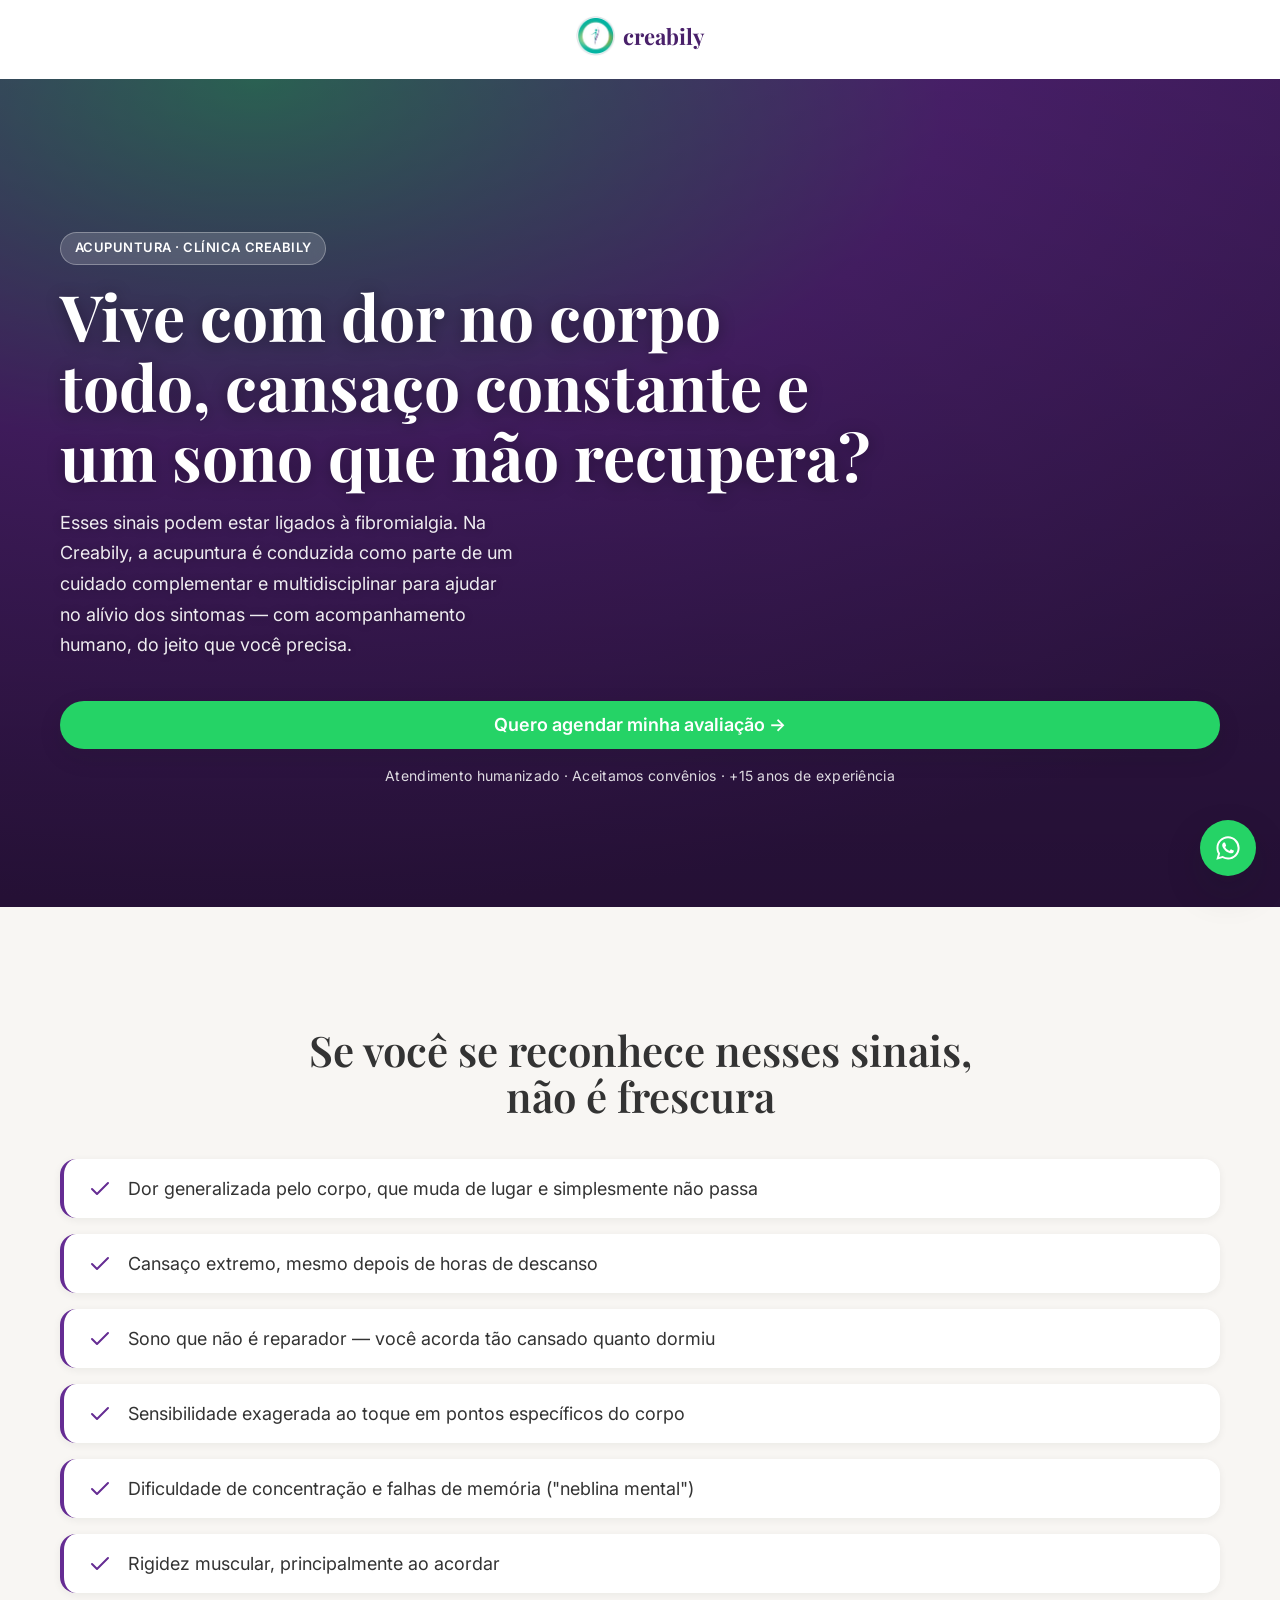
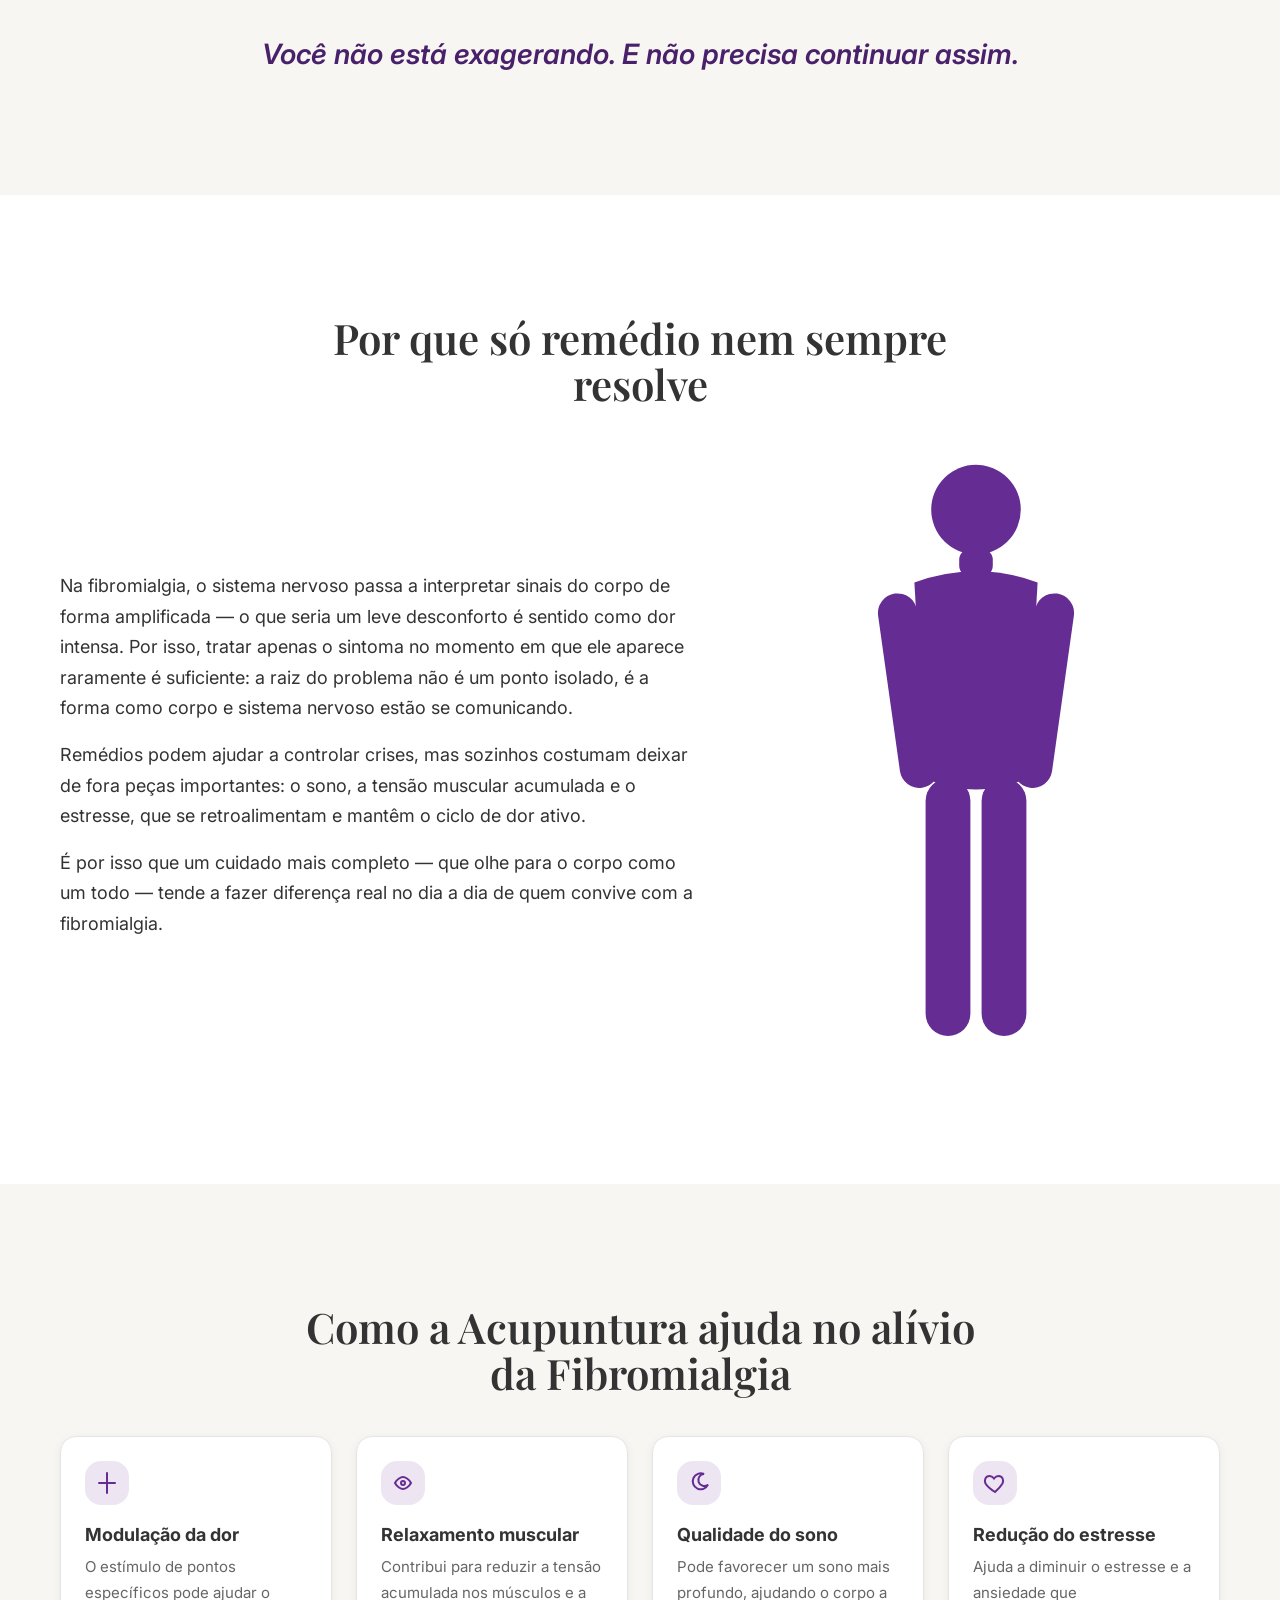
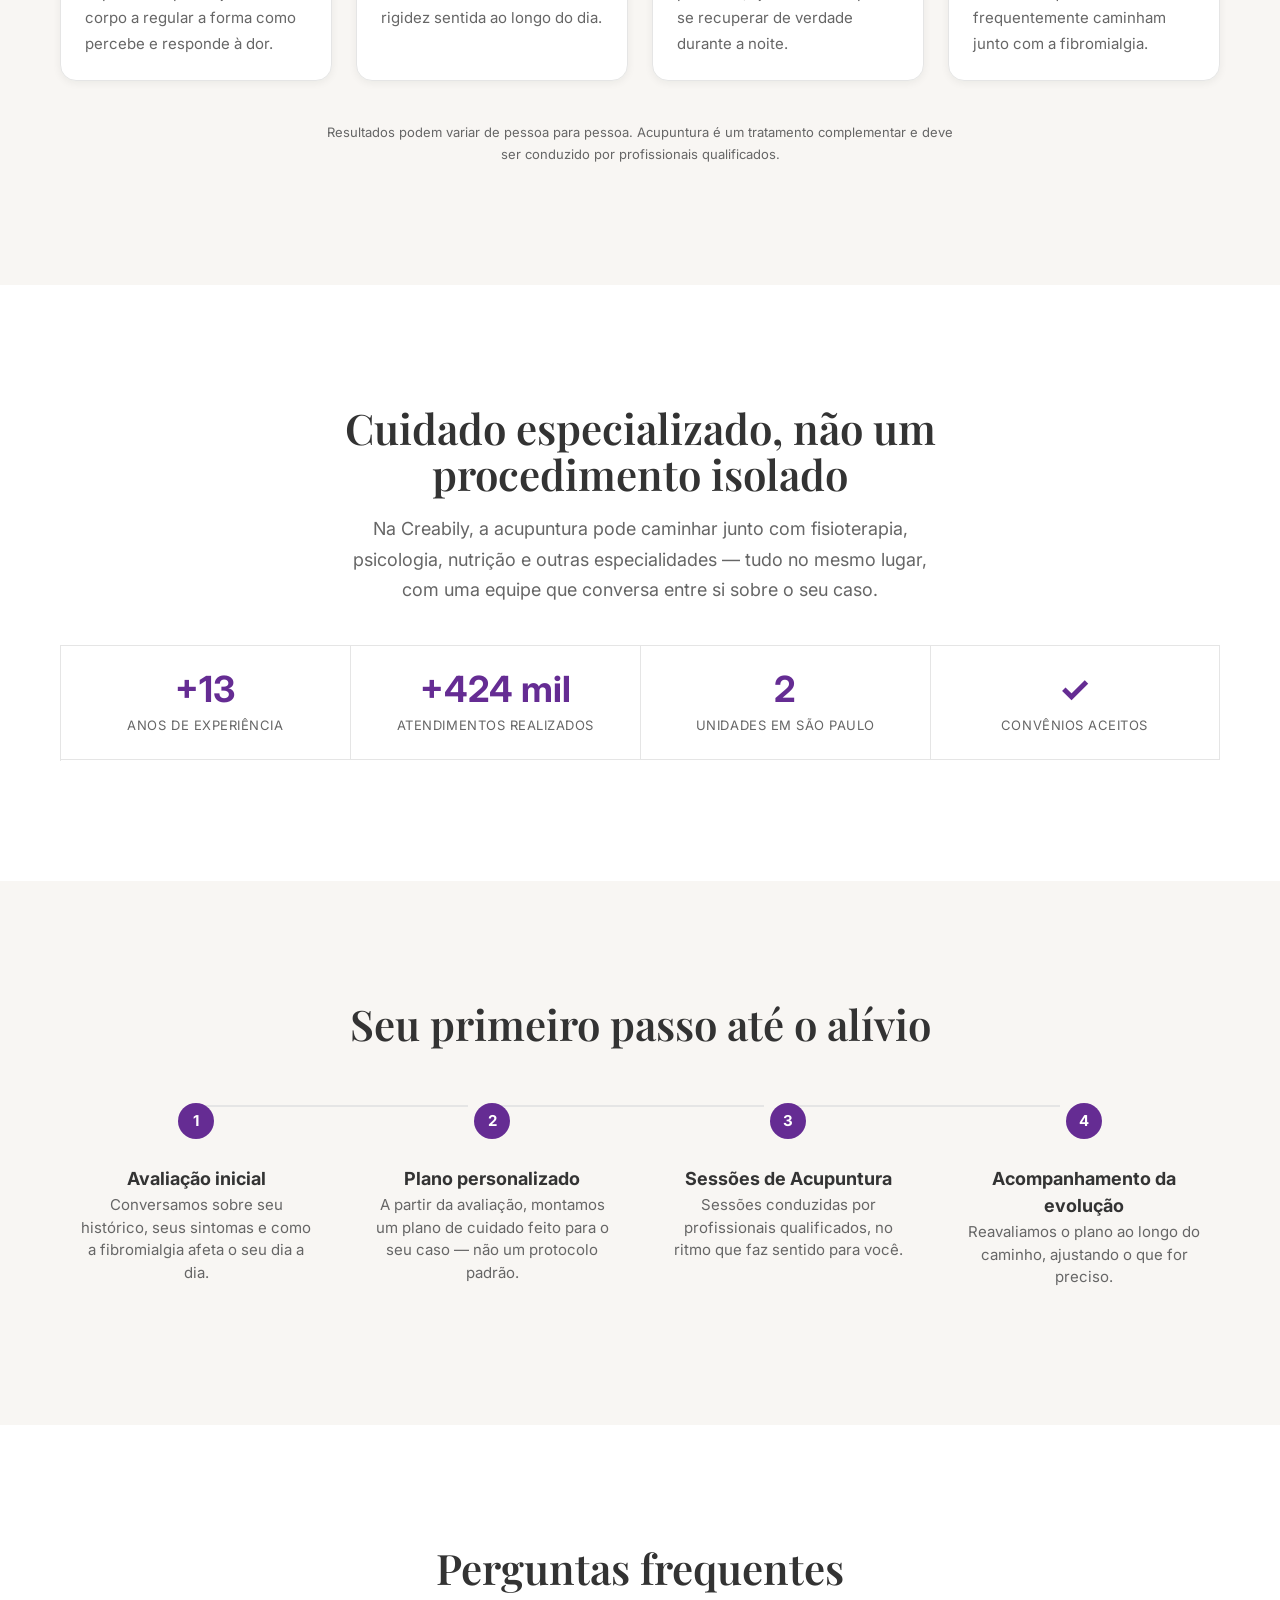
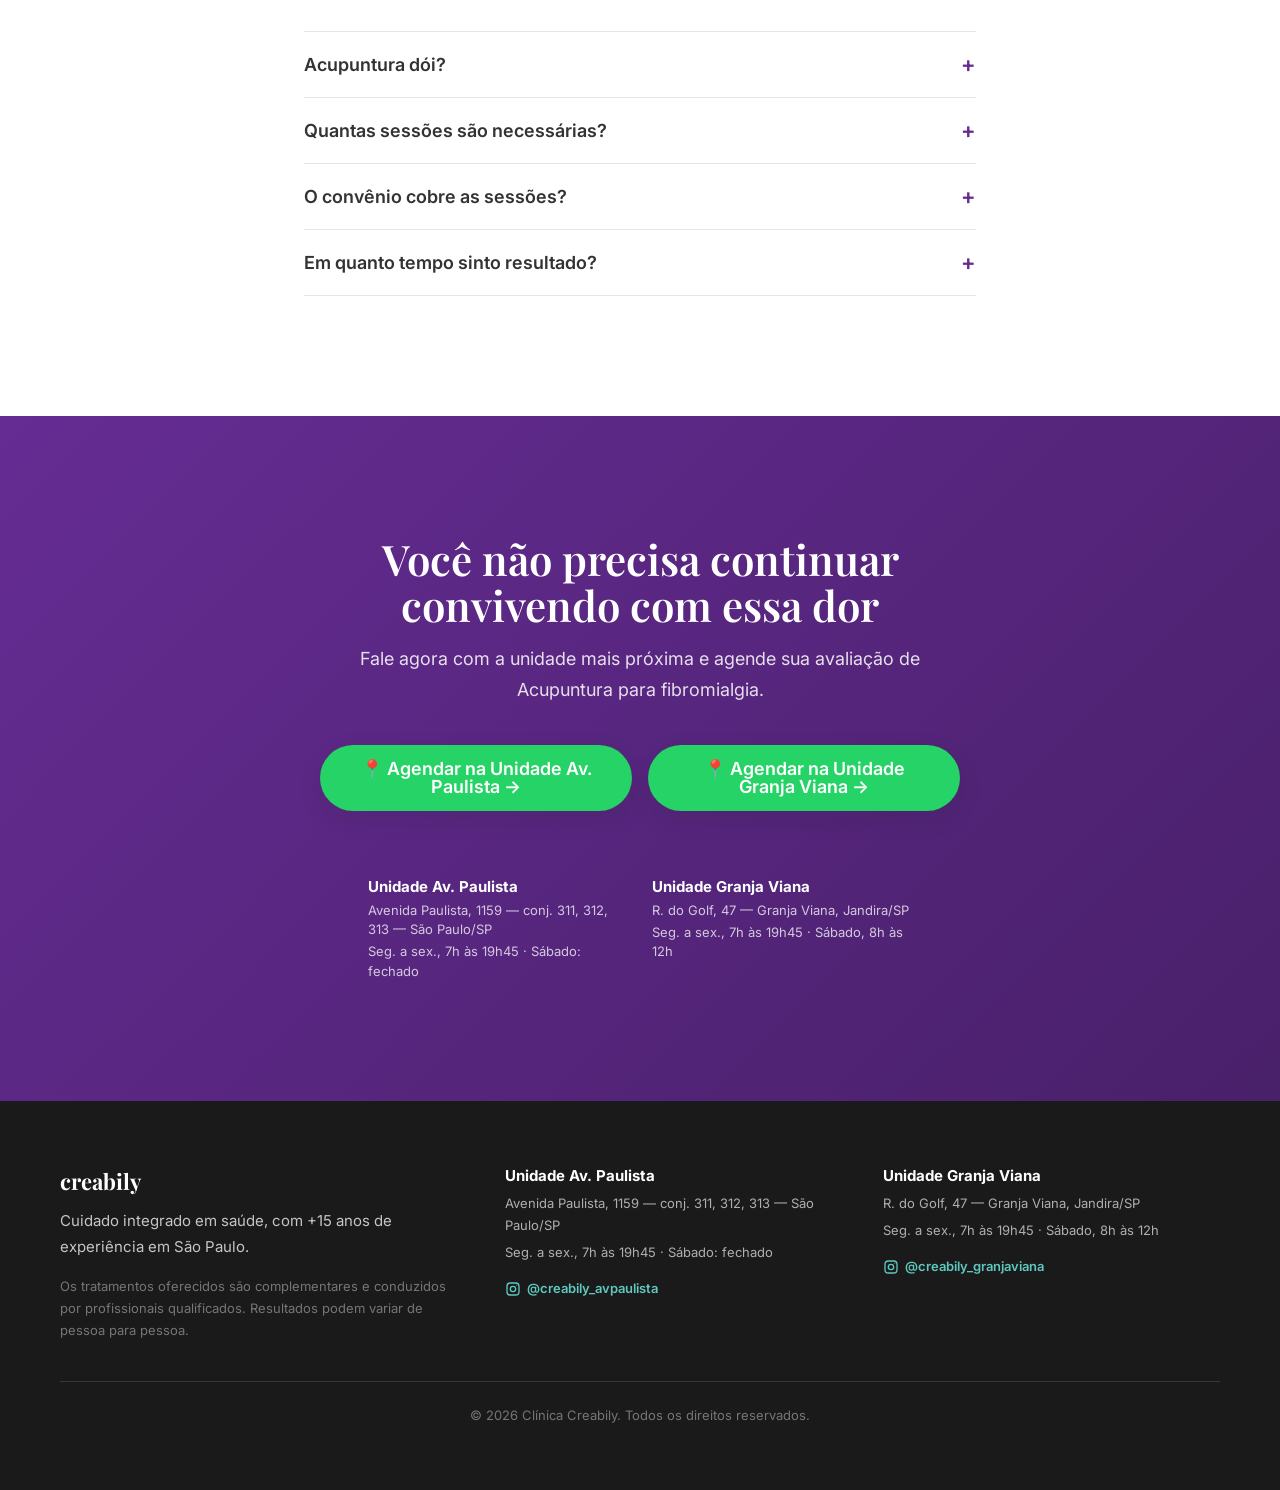
<file: acupuntura/index.html>
<!DOCTYPE html>
<html lang="pt-BR">
<head>
  <meta charset="UTF-8" />
  <meta name="viewport" content="width=device-width, initial-scale=1.0" />
  <title>Acupuntura para Fibromialgia em São Paulo | Clínica Creabily</title>
  <meta
    name="description"
    content="Alívio dos sintomas da fibromialgia com acupuntura, tratamento complementar conduzido por profissionais qualificados na Clínica Creabily, em São Paulo. Atendimento humanizado, +15 anos de experiência. Aceitamos convênios."
  />
  <link rel="canonical" href="https://creabily.com/acupuntura-fibromialgia" />

  <!-- Open Graph -->
  <meta property="og:type" content="website" />
  <meta property="og:title" content="Acupuntura para Fibromialgia em São Paulo | Clínica Creabily" />
  <meta
    property="og:description"
    content="Dor generalizada, cansaço e sono que não recupera? Conheça o tratamento de acupuntura para alívio dos sintomas da fibromialgia na Clínica Creabily."
  />
  <meta property="og:locale" content="pt_BR" />

  <!-- Google Fonts: Playfair Display (headlines) + Inter (corpo/labels) -->
  <link rel="preconnect" href="https://fonts.googleapis.com" />
  <link rel="preconnect" href="https://fonts.gstatic.com" crossorigin />
  <link
    href="https://fonts.googleapis.com/css2?family=Playfair+Display:wght@600;700&family=Inter:wght@400;500;600;700&display=swap"
    rel="stylesheet"
  />

  <link rel="stylesheet" href="shared/styles/reset.css" />
  <link rel="stylesheet" href="shared/styles/variables.css" />
  <link rel="stylesheet" href="shared/styles/components.css" />
  <link rel="stylesheet" href="shared/styles/animations.css" />
  <link rel="stylesheet" href="styles.css" />

  <script type="application/ld+json">
    {
      "@context": "https://schema.org",
      "@graph": [
        {
          "@type": "MedicalClinic",
          "name": "Clínica Creabily — Av. Paulista",
          "image": "https://creabily.com/shared/assets/logo.png",
          "address": {
            "@type": "PostalAddress",
            "streetAddress": "Avenida Paulista, 1159, conj. 311, 312, 313",
            "addressLocality": "São Paulo",
            "addressRegion": "SP",
            "addressCountry": "BR"
          },
          "telephone": "+5511933130234",
          "openingHoursSpecification": [
            {
              "@type": "OpeningHoursSpecification",
              "dayOfWeek": ["Monday", "Tuesday", "Wednesday", "Thursday", "Friday"],
              "opens": "07:00",
              "closes": "19:45"
            }
          ],
          "medicalSpecialty": "Acupuntura"
        },
        {
          "@type": "MedicalClinic",
          "name": "Clínica Creabily — Granja Viana",
          "image": "https://creabily.com/shared/assets/logo.png",
          "address": {
            "@type": "PostalAddress",
            "streetAddress": "R. do Golf, 47, Granja Viana",
            "addressLocality": "Jandira",
            "addressRegion": "SP",
            "addressCountry": "BR"
          },
          "telephone": "+5511914429741",
          "openingHoursSpecification": [
            {
              "@type": "OpeningHoursSpecification",
              "dayOfWeek": ["Monday", "Tuesday", "Wednesday", "Thursday", "Friday"],
              "opens": "07:00",
              "closes": "19:45"
            },
            {
              "@type": "OpeningHoursSpecification",
              "dayOfWeek": ["Saturday"],
              "opens": "08:00",
              "closes": "12:00"
            }
          ],
          "medicalSpecialty": "Acupuntura"
        }
      ]
    }
  </script>
</head>
<body>
  <!-- ===== HEADER (shared/components/header.html) ===== -->
  <header class="site-header">
    <div class="container">
      <a
        class="site-header__logo"
        href="https://creabily.com"
        target="_blank"
        rel="noopener noreferrer"
        aria-label="Creabily — ir para o site institucional"
      >
        <img
          class="site-header__logo-img"
          src="shared/assets/logo.png"
          alt=""
          width="40"
          height="40"
        />
        creabily
      </a>
    </div>
  </header>

  <main>
    <!-- ===== 1. HERO ===== -->
    <section class="hero">
      <video
        class="hero__video"
        autoplay
        muted
        loop
        playsinline
        aria-hidden="true"
      >
        <source src="assets/hero-video.mp4" type="video/mp4" />
      </video>
      <div class="container hero__content">
        <span class="hero__eyebrow">Acupuntura · Clínica Creabily</span>
        <h1 class="hero__title">
          Vive com dor no corpo todo, cansaço constante e um sono que não recupera?
        </h1>
        <p class="hero__subtitle">
          Esses sinais podem estar ligados à fibromialgia. Na Creabily, a
          acupuntura é conduzida como parte de um cuidado complementar e
          multidisciplinar para ajudar no alívio dos sintomas — com
          acompanhamento humano, do jeito que você precisa.
        </p>
        <div class="hero__cta">
          <a
            class="btn btn-whatsapp btn-block"
            href="https://api.whatsapp.com/send/?phone=5511914429741&text=Ol%C3%A1!%20Tenho%20fibromialgia%20e%20gostaria%20de%20agendar%20uma%20avalia%C3%A7%C3%A3o%20de%20Acupuntura%20na%20Creabily."
            target="_blank"
            rel="noopener noreferrer"
          >
            Quero agendar minha avaliação →
          </a>
          <p class="microtext">
            Atendimento humanizado · Aceitamos convênios · +15 anos de experiência
          </p>
        </div>
      </div>
    </section>

    <!-- ===== 2. IDENTIFICAÇÃO DO PROBLEMA ===== -->
    <section class="section section-soft">
      <div class="container">
        <div class="section-header">
          <h2 class="section-title" data-reveal="fade-up">
            Se você se reconhece nesses sinais, não é frescura
          </h2>
        </div>

        <ul class="checklist" data-reveal-group data-reveal-stagger="100">
          <li class="checklist__item" data-reveal="slide-left">
            <svg class="checklist__icon" viewBox="0 0 24 24" fill="none" stroke="currentColor" stroke-width="2" aria-hidden="true">
              <path d="M20 6 9 17l-5-5" stroke-linecap="round" stroke-linejoin="round" />
            </svg>
            Dor generalizada pelo corpo, que muda de lugar e simplesmente não passa
          </li>
          <li class="checklist__item" data-reveal="slide-left">
            <svg class="checklist__icon" viewBox="0 0 24 24" fill="none" stroke="currentColor" stroke-width="2" aria-hidden="true">
              <path d="M20 6 9 17l-5-5" stroke-linecap="round" stroke-linejoin="round" />
            </svg>
            Cansaço extremo, mesmo depois de horas de descanso
          </li>
          <li class="checklist__item" data-reveal="slide-left">
            <svg class="checklist__icon" viewBox="0 0 24 24" fill="none" stroke="currentColor" stroke-width="2" aria-hidden="true">
              <path d="M20 6 9 17l-5-5" stroke-linecap="round" stroke-linejoin="round" />
            </svg>
            Sono que não é reparador — você acorda tão cansado quanto dormiu
          </li>
          <li class="checklist__item" data-reveal="slide-left">
            <svg class="checklist__icon" viewBox="0 0 24 24" fill="none" stroke="currentColor" stroke-width="2" aria-hidden="true">
              <path d="M20 6 9 17l-5-5" stroke-linecap="round" stroke-linejoin="round" />
            </svg>
            Sensibilidade exagerada ao toque em pontos específicos do corpo
          </li>
          <li class="checklist__item" data-reveal="slide-left">
            <svg class="checklist__icon" viewBox="0 0 24 24" fill="none" stroke="currentColor" stroke-width="2" aria-hidden="true">
              <path d="M20 6 9 17l-5-5" stroke-linecap="round" stroke-linejoin="round" />
            </svg>
            Dificuldade de concentração e falhas de memória ("neblina mental")
          </li>
          <li class="checklist__item" data-reveal="slide-left">
            <svg class="checklist__icon" viewBox="0 0 24 24" fill="none" stroke="currentColor" stroke-width="2" aria-hidden="true">
              <path d="M20 6 9 17l-5-5" stroke-linecap="round" stroke-linejoin="round" />
            </svg>
            Rigidez muscular, principalmente ao acordar
          </li>
        </ul>

        <p class="closing-statement" data-reveal="fade-up">
          Você não está exagerando. E não precisa continuar assim.
        </p>
      </div>
    </section>

    <!-- ===== 3. AGITAÇÃO ===== -->
    <section class="section">
      <div class="container">
        <div class="section-header">
          <h2 class="section-title" data-reveal="fade-up">Por que só remédio nem sempre resolve</h2>
        </div>

        <div class="agitation-layout">
          <div class="prose" data-reveal="fade-up-sm">
            <p>
              Na fibromialgia, o sistema nervoso passa a interpretar sinais do
              corpo de forma amplificada — o que seria um leve desconforto é
              sentido como dor intensa. Por isso, tratar apenas o sintoma no
              momento em que ele aparece raramente é suficiente: a raiz do
              problema não é um ponto isolado, é a forma como corpo e sistema
              nervoso estão se comunicando.
            </p>
            <p>
              Remédios podem ajudar a controlar crises, mas sozinhos costumam
              deixar de fora peças importantes: o sono, a tensão muscular
              acumulada e o estresse, que se retroalimentam e mantêm o ciclo de
              dor ativo.
            </p>
            <p>
              É por isso que um cuidado mais completo — que olhe para o corpo
              como um todo — tende a fazer diferença real no dia a dia de quem
              convive com a fibromialgia.
            </p>
          </div>

          <div class="agitation-layout__icon" data-reveal="scale-fade" aria-hidden="true">
            <svg class="fibro-illustration" viewBox="0 0 100 220" xmlns="http://www.w3.org/2000/svg">
              <defs>
                <radialGradient id="fibroPainGlow" cx="50%" cy="50%" r="50%">
                  <stop offset="0%" stop-color="#ff6f59" stop-opacity="0.9" />
                  <stop offset="70%" stop-color="#ff6f59" stop-opacity="0.45" />
                  <stop offset="100%" stop-color="#ff6f59" stop-opacity="0" />
                </radialGradient>
              </defs>

              <!-- Silhueta -->
              <g class="fibro-illustration__body" fill="currentColor">
                <circle cx="50" cy="22" r="16" />
                <rect x="44" y="36" width="12" height="10" rx="4" />
                <path d="M28 48 Q50 40 72 48 L68 118 Q50 126 32 118 Z" />
                <rect x="14" y="52" width="14" height="70" rx="7" transform="rotate(-8 21 52)" />
                <rect x="72" y="52" width="14" height="70" rx="7" transform="rotate(8 79 52)" />
                <rect x="32" y="118" width="16" height="92" rx="8" />
                <rect x="52" y="118" width="16" height="92" rx="8" />
              </g>

              <!-- Pontos de dor (pulsam como se a dor migrasse pelo corpo) -->
              <g class="fibro-illustration__point" style="--delay: 0s">
                <circle cx="50" cy="40" r="10" fill="url(#fibroPainGlow)" />
                <circle cx="50" cy="40" r="4" fill="#ff6f59" />
              </g>
              <g class="fibro-illustration__point" style="--delay: 0.6s">
                <circle cx="74" cy="54" r="10" fill="url(#fibroPainGlow)" />
                <circle cx="74" cy="54" r="4" fill="#ff6f59" />
              </g>
              <g class="fibro-illustration__point" style="--delay: 1.2s">
                <circle cx="26" cy="54" r="10" fill="url(#fibroPainGlow)" />
                <circle cx="26" cy="54" r="4" fill="#ff6f59" />
              </g>
              <g class="fibro-illustration__point" style="--delay: 1.8s">
                <circle cx="50" cy="104" r="10" fill="url(#fibroPainGlow)" />
                <circle cx="50" cy="104" r="4" fill="#ff6f59" />
              </g>
              <g class="fibro-illustration__point" style="--delay: 2.4s">
                <circle cx="60" cy="165" r="10" fill="url(#fibroPainGlow)" />
                <circle cx="60" cy="165" r="4" fill="#ff6f59" />
              </g>
              <g class="fibro-illustration__point" style="--delay: 3s">
                <circle cx="40" cy="165" r="10" fill="url(#fibroPainGlow)" />
                <circle cx="40" cy="165" r="4" fill="#ff6f59" />
              </g>
            </svg>
          </div>
        </div>
      </div>
    </section>

    <!-- ===== 4. MECANISMO DE AÇÃO DA ACUPUNTURA ===== -->
    <section class="section section-soft">
      <div class="container">
        <div class="section-header">
          <h2 class="section-title" data-reveal="fade-up">
            Como a Acupuntura ajuda no alívio da Fibromialgia
          </h2>
        </div>

        <div class="card-grid" data-reveal-group data-reveal-stagger="150">
          <div class="card" data-reveal="fade-up">
            <div class="card__icon">
              <svg width="24" height="24" viewBox="0 0 24 24" fill="none" stroke="currentColor" stroke-width="2" aria-hidden="true">
                <path d="M12 2v20M4 12h16" stroke-linecap="round" />
              </svg>
            </div>
            <h3 class="card__title">Modulação da dor</h3>
            <p class="card__text">
              O estímulo de pontos específicos pode ajudar o corpo a regular
              a forma como percebe e responde à dor.
            </p>
          </div>

          <div class="card" data-reveal="fade-up">
            <div class="card__icon">
              <svg width="24" height="24" viewBox="0 0 24 24" fill="none" stroke="currentColor" stroke-width="2" aria-hidden="true">
                <path d="M4 12c2-4 6-6 8-6s6 2 8 6c-2 4-6 6-8 6s-6-2-8-6Z" />
                <circle cx="12" cy="12" r="2" />
              </svg>
            </div>
            <h3 class="card__title">Relaxamento muscular</h3>
            <p class="card__text">
              Contribui para reduzir a tensão acumulada nos músculos e a
              rigidez sentida ao longo do dia.
            </p>
          </div>

          <div class="card" data-reveal="fade-up">
            <div class="card__icon">
              <svg width="24" height="24" viewBox="0 0 24 24" fill="none" stroke="currentColor" stroke-width="2" aria-hidden="true">
                <path d="M17 3a6 6 0 1 0 4 10.7A8 8 0 1 1 17 3Z" />
              </svg>
            </div>
            <h3 class="card__title">Qualidade do sono</h3>
            <p class="card__text">
              Pode favorecer um sono mais profundo, ajudando o corpo a se
              recuperar de verdade durante a noite.
            </p>
          </div>

          <div class="card" data-reveal="fade-up">
            <div class="card__icon">
              <svg width="24" height="24" viewBox="0 0 24 24" fill="none" stroke="currentColor" stroke-width="2" aria-hidden="true">
                <path d="M12 21s-7-4.35-9.5-8.5C1 9 2.5 5 6.5 5c2 0 3.5 1.2 4.5 2.5C12 6.2 13.5 5 15.5 5 19.5 5 21 9 19.5 12.5 17 16.65 12 21 12 21Z" />
              </svg>
            </div>
            <h3 class="card__title">Redução do estresse</h3>
            <p class="card__text">
              Ajuda a diminuir o estresse e a ansiedade que frequentemente
              caminham junto com a fibromialgia.
            </p>
          </div>
        </div>

        <p class="compliance-note">
          Resultados podem variar de pessoa para pessoa. Acupuntura é um
          tratamento complementar e deve ser conduzido por profissionais
          qualificados.
        </p>
      </div>
    </section>

    <!-- ===== 5. AUTORIDADE ===== -->
    <section class="section">
      <div class="container">
        <div class="section-header">
          <h2 class="section-title" data-reveal="fade-up">
            Cuidado especializado, não um procedimento isolado
          </h2>
          <p class="section-subtitle" data-reveal="fade-up-sm">
            Na Creabily, a acupuntura pode caminhar junto com fisioterapia,
            psicologia, nutrição e outras especialidades — tudo no mesmo
            lugar, com uma equipe que conversa entre si sobre o seu caso.
          </p>
        </div>

        <div class="counter-grid" data-reveal-group data-reveal-stagger="150">
          <div class="counter" data-reveal="fade-up">
            <span class="counter__value" data-reveal="counter" data-counter-target="15" data-counter-prefix="+">0</span>
            <span class="counter__label">anos de experiência</span>
          </div>
          <div class="counter" data-reveal="fade-up">
            <span class="counter__value" data-reveal="counter" data-counter-target="500" data-counter-prefix="+" data-counter-suffix=" mil">0</span>
            <span class="counter__label">atendimentos realizados</span>
          </div>
          <div class="counter" data-reveal="fade-up">
            <span class="counter__value" data-reveal="counter" data-counter-target="2">0</span>
            <span class="counter__label">unidades em São Paulo</span>
          </div>
          <div class="counter" data-reveal="fade-up">
            <span class="counter__value">✓</span>
            <span class="counter__label">Convênios aceitos</span>
          </div>
        </div>
      </div>
    </section>

    <!-- ===== 6. COMO FUNCIONA O TRATAMENTO ===== -->
    <section class="section section-soft">
      <div class="container">
        <div class="section-header">
          <h2 class="section-title" data-reveal="fade-up">Seu primeiro passo até o alívio</h2>
        </div>

        <div class="stepper" data-reveal-group data-reveal-stagger="120">
          <div class="step" data-reveal="slide-left">
            <div>
              <p class="step__title">Avaliação inicial</p>
              <p class="step__text">
                Conversamos sobre seu histórico, seus sintomas e como a
                fibromialgia afeta o seu dia a dia.
              </p>
            </div>
          </div>
          <div class="step" data-reveal="slide-left">
            <div>
              <p class="step__title">Plano personalizado</p>
              <p class="step__text">
                A partir da avaliação, montamos um plano de cuidado feito
                para o seu caso — não um protocolo padrão.
              </p>
            </div>
          </div>
          <div class="step" data-reveal="slide-left">
            <div>
              <p class="step__title">Sessões de Acupuntura</p>
              <p class="step__text">
                Sessões conduzidas por profissionais qualificados, no ritmo
                que faz sentido para você.
              </p>
            </div>
          </div>
          <div class="step" data-reveal="slide-left">
            <div>
              <p class="step__title">Acompanhamento da evolução</p>
              <p class="step__text">
                Reavaliamos o plano ao longo do caminho, ajustando o que for
                preciso.
              </p>
            </div>
          </div>
        </div>
      </div>
    </section>

    <!-- ===== 8. FAQ ===== -->
    <section class="section">
      <div class="container">
        <div class="section-header">
          <h2 class="section-title" data-reveal="fade-up">Perguntas frequentes</h2>
        </div>

        <div class="faq" data-reveal-group data-reveal-stagger="80">
          <details class="faq-item" data-reveal="fade-in">
            <summary class="faq-item__question">Acupuntura dói?</summary>
            <p class="faq-item__answer">
              As agulhas utilizadas são bem finas e a maioria das pessoas
              relata sentir apenas uma leve sensação de pressão ou
              formigamento, não dor. O procedimento é feito por
              profissionais qualificados, com foco no seu conforto.
            </p>
          </details>

          <details class="faq-item" data-reveal="fade-in">
            <summary class="faq-item__question">
              Quantas sessões são necessárias?
            </summary>
            <p class="faq-item__answer">
              Varia de pessoa para pessoa. Isso é definido na avaliação
              inicial, considerando seu histórico e a intensidade dos
              sintomas. Resultados podem variar de pessoa para pessoa.
            </p>
          </details>

          <details class="faq-item" data-reveal="fade-in">
            <summary class="faq-item__question">
              O convênio cobre as sessões?
            </summary>
            <p class="faq-item__answer">
              Aceitamos convênios. Para confirmar a cobertura específica do
              seu plano, fale com a gente pelo WhatsApp antes de agendar.
            </p>
          </details>

          <details class="faq-item" data-reveal="fade-in">
            <summary class="faq-item__question">
              Em quanto tempo sinto resultado?
            </summary>
            <p class="faq-item__answer">
              O tempo varia bastante de pessoa para pessoa. Algumas notam
              alívio já nas primeiras sessões, outras precisam de um
              acompanhamento mais longo. A acupuntura é um tratamento
              complementar, não uma solução imediata.
            </p>
          </details>
        </div>
      </div>
    </section>

    <!-- ===== 9. CTA FINAL ===== -->
    <section class="section cta-final">
      <div class="container">
        <h2 class="section-title" data-reveal="fade-up">
          Você não precisa continuar convivendo com essa dor
        </h2>
        <p class="section-subtitle" data-reveal="fade-up-sm">
          Fale agora com a unidade mais próxima e agende sua avaliação de
          Acupuntura para fibromialgia.
        </p>

        <div class="cta-final__buttons" data-reveal-group data-reveal-stagger="120">
          <a
            class="btn btn-whatsapp"
            data-reveal="scale-fade"
            href="https://api.whatsapp.com/send/?phone=5511933130234&text=Ol%C3%A1!%20Tenho%20fibromialgia%20e%20gostaria%20de%20agendar%20uma%20avalia%C3%A7%C3%A3o%20de%20Acupuntura%20na%20unidade%20Av.%20Paulista."
            target="_blank"
            rel="noopener noreferrer"
          >
            📍 Agendar na Unidade Av. Paulista →
          </a>
          <a
            class="btn btn-whatsapp"
            data-reveal="scale-fade"
            href="https://api.whatsapp.com/send/?phone=5511914429741&text=Ol%C3%A1!%20Tenho%20fibromialgia%20e%20gostaria%20de%20agendar%20uma%20avalia%C3%A7%C3%A3o%20de%20Acupuntura%20na%20unidade%20Granja%20Viana."
            target="_blank"
            rel="noopener noreferrer"
          >
            📍 Agendar na Unidade Granja Viana →
          </a>
        </div>

        <div class="cta-final__info">
          <div class="unit-info">
            <p class="unit-info__name">Unidade Av. Paulista</p>
            <p class="unit-info__detail">
              Avenida Paulista, 1159 — conj. 311, 312, 313 — São Paulo/SP
            </p>
            <p class="unit-info__detail">
              Seg. a sex., 7h às 19h45 · Sábado: fechado
            </p>
          </div>
          <div class="unit-info">
            <p class="unit-info__name">Unidade Granja Viana</p>
            <p class="unit-info__detail">
              R. do Golf, 47 — Granja Viana, Jandira/SP
            </p>
            <p class="unit-info__detail">
              Seg. a sex., 7h às 19h45 · Sábado, 8h às 12h
            </p>
          </div>
        </div>
      </div>
    </section>
  </main>

  <!-- ===== FOOTER (shared/components/footer.html) ===== -->
  <footer class="site-footer">
    <div class="container">
      <div class="site-footer__grid">
        <div>
          <div class="site-footer__logo">creabily</div>
          <p class="site-footer__tagline">
            Cuidado integrado em saúde, com +15 anos de experiência em São
            Paulo.
          </p>
          <p class="site-footer__compliance">
            Os tratamentos oferecidos são complementares e conduzidos por
            profissionais qualificados. Resultados podem variar de pessoa
            para pessoa.
          </p>
        </div>

        <div>
          <p class="site-footer__unit-name">Unidade Av. Paulista</p>
          <p class="site-footer__unit-detail">
            Avenida Paulista, 1159 — conj. 311, 312, 313 — São Paulo/SP
          </p>
          <p class="site-footer__unit-detail">
            Seg. a sex., 7h às 19h45 · Sábado: fechado
          </p>
          <a
            class="site-footer__social"
            href="https://instagram.com/creabily_avpaulista"
            target="_blank"
            rel="noopener noreferrer"
          >
            <svg viewBox="0 0 24 24" fill="none" stroke="currentColor" stroke-width="2" aria-hidden="true">
              <rect x="3" y="3" width="18" height="18" rx="5" />
              <circle cx="12" cy="12" r="4" />
              <circle cx="17.5" cy="6.5" r="0.75" fill="currentColor" stroke="none" />
            </svg>
            @creabily_avpaulista
          </a>
        </div>

        <div>
          <p class="site-footer__unit-name">Unidade Granja Viana</p>
          <p class="site-footer__unit-detail">
            R. do Golf, 47 — Granja Viana, Jandira/SP
          </p>
          <p class="site-footer__unit-detail">
            Seg. a sex., 7h às 19h45 · Sábado, 8h às 12h
          </p>
          <a
            class="site-footer__social"
            href="https://instagram.com/creabily_granjaviana"
            target="_blank"
            rel="noopener noreferrer"
          >
            <svg viewBox="0 0 24 24" fill="none" stroke="currentColor" stroke-width="2" aria-hidden="true">
              <rect x="3" y="3" width="18" height="18" rx="5" />
              <circle cx="12" cy="12" r="4" />
              <circle cx="17.5" cy="6.5" r="0.75" fill="currentColor" stroke="none" />
            </svg>
            @creabily_granjaviana
          </a>
        </div>
      </div>

      <p class="site-footer__copyright">
        © 2026 Clínica Creabily. Todos os direitos reservados.
      </p>
    </div>
  </footer>

  <script
    src="shared/components/whatsapp-sticky.js"
    data-phone="5511914429741"
    data-message="Olá! Tenho fibromialgia e gostaria de agendar uma avaliação de Acupuntura na Creabily."
  ></script>
  <script src="shared/components/scroll-reveal.js"></script>
  <script src="shared/components/faq-accordion.js"></script>
</body>
</html>
</file>
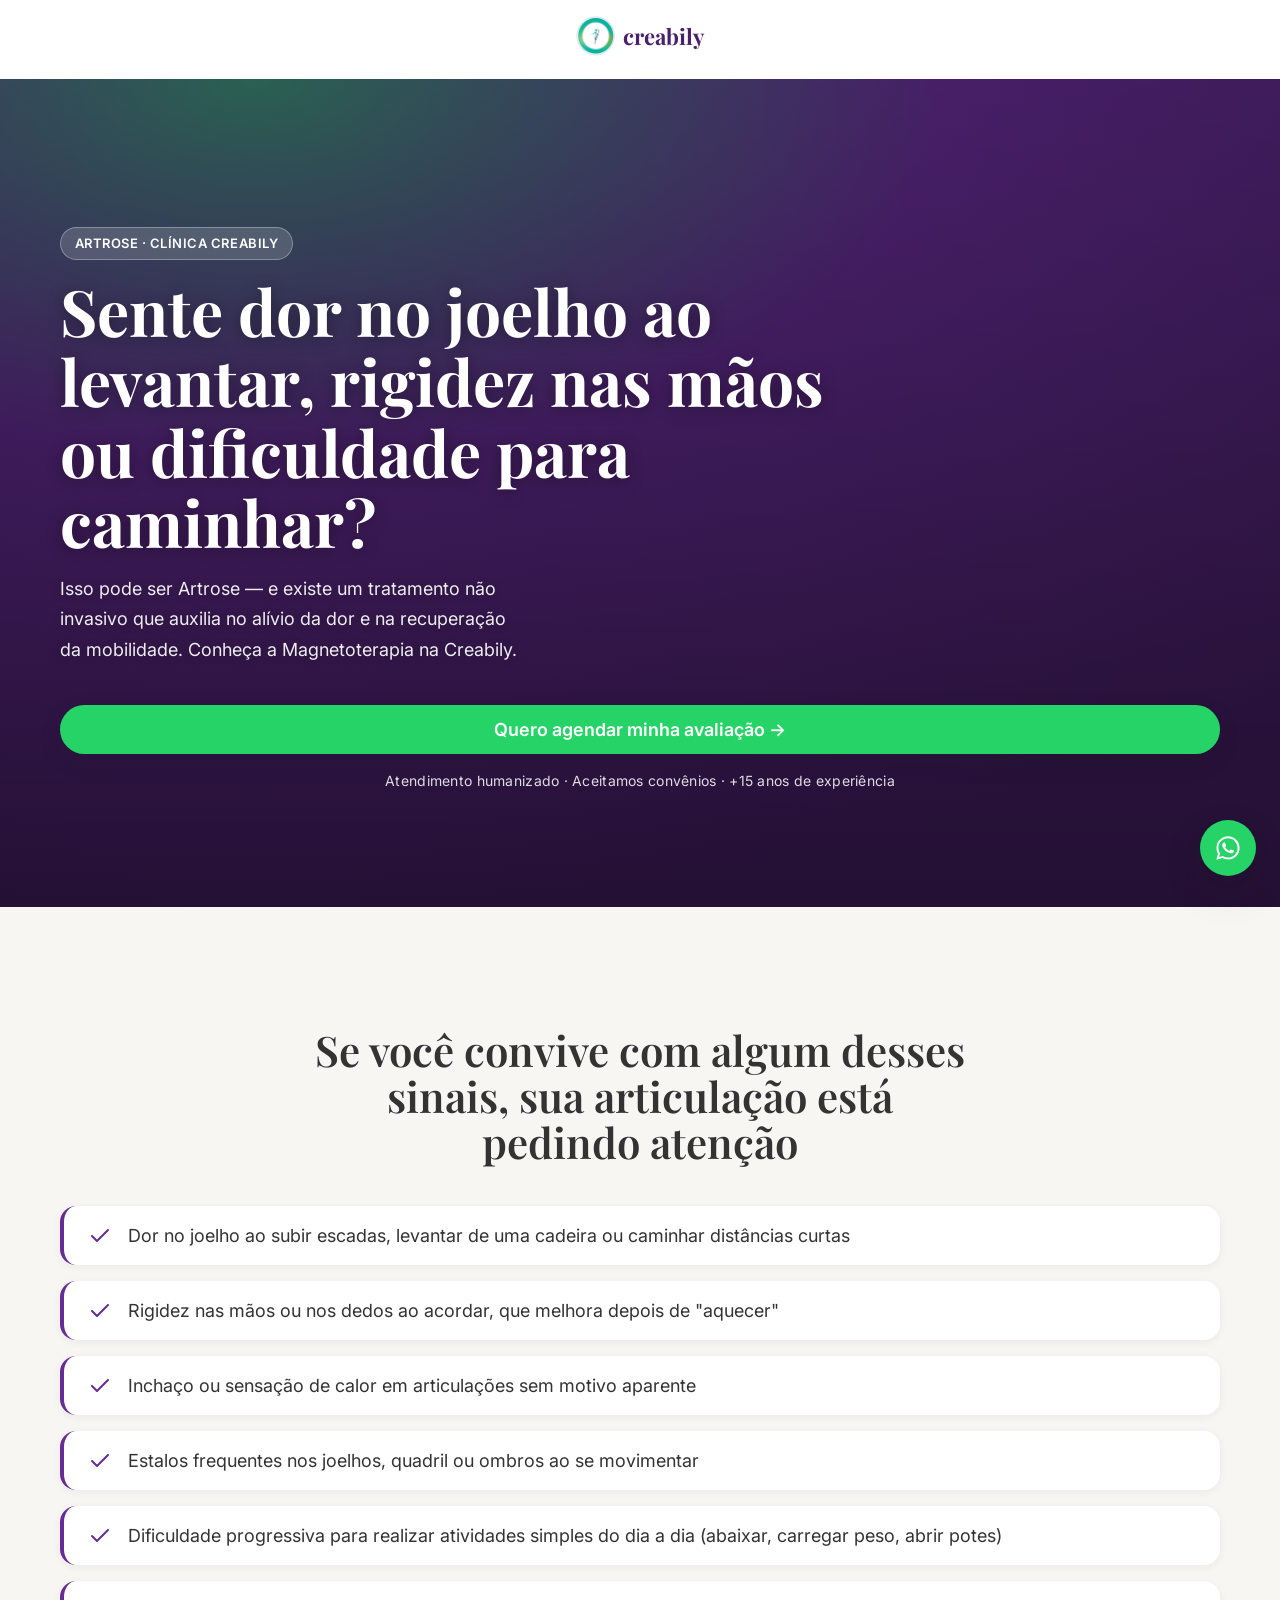
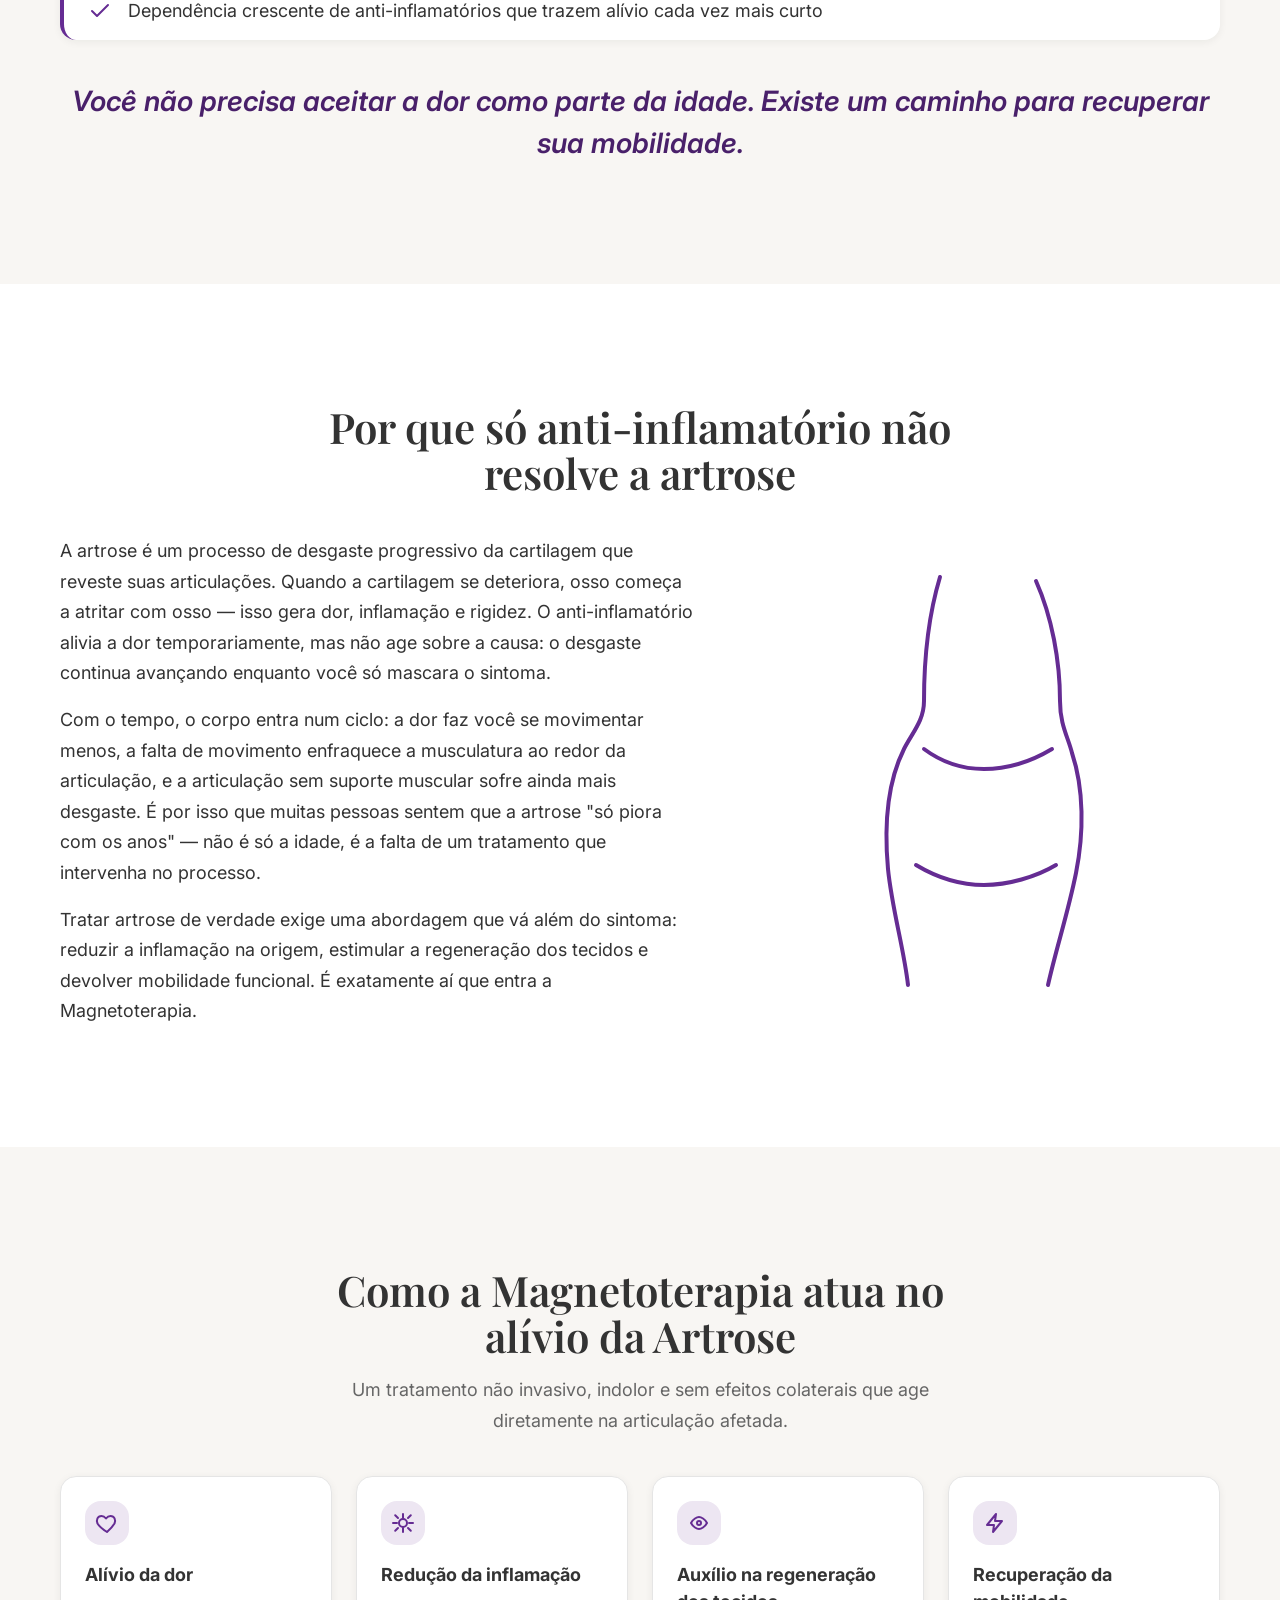
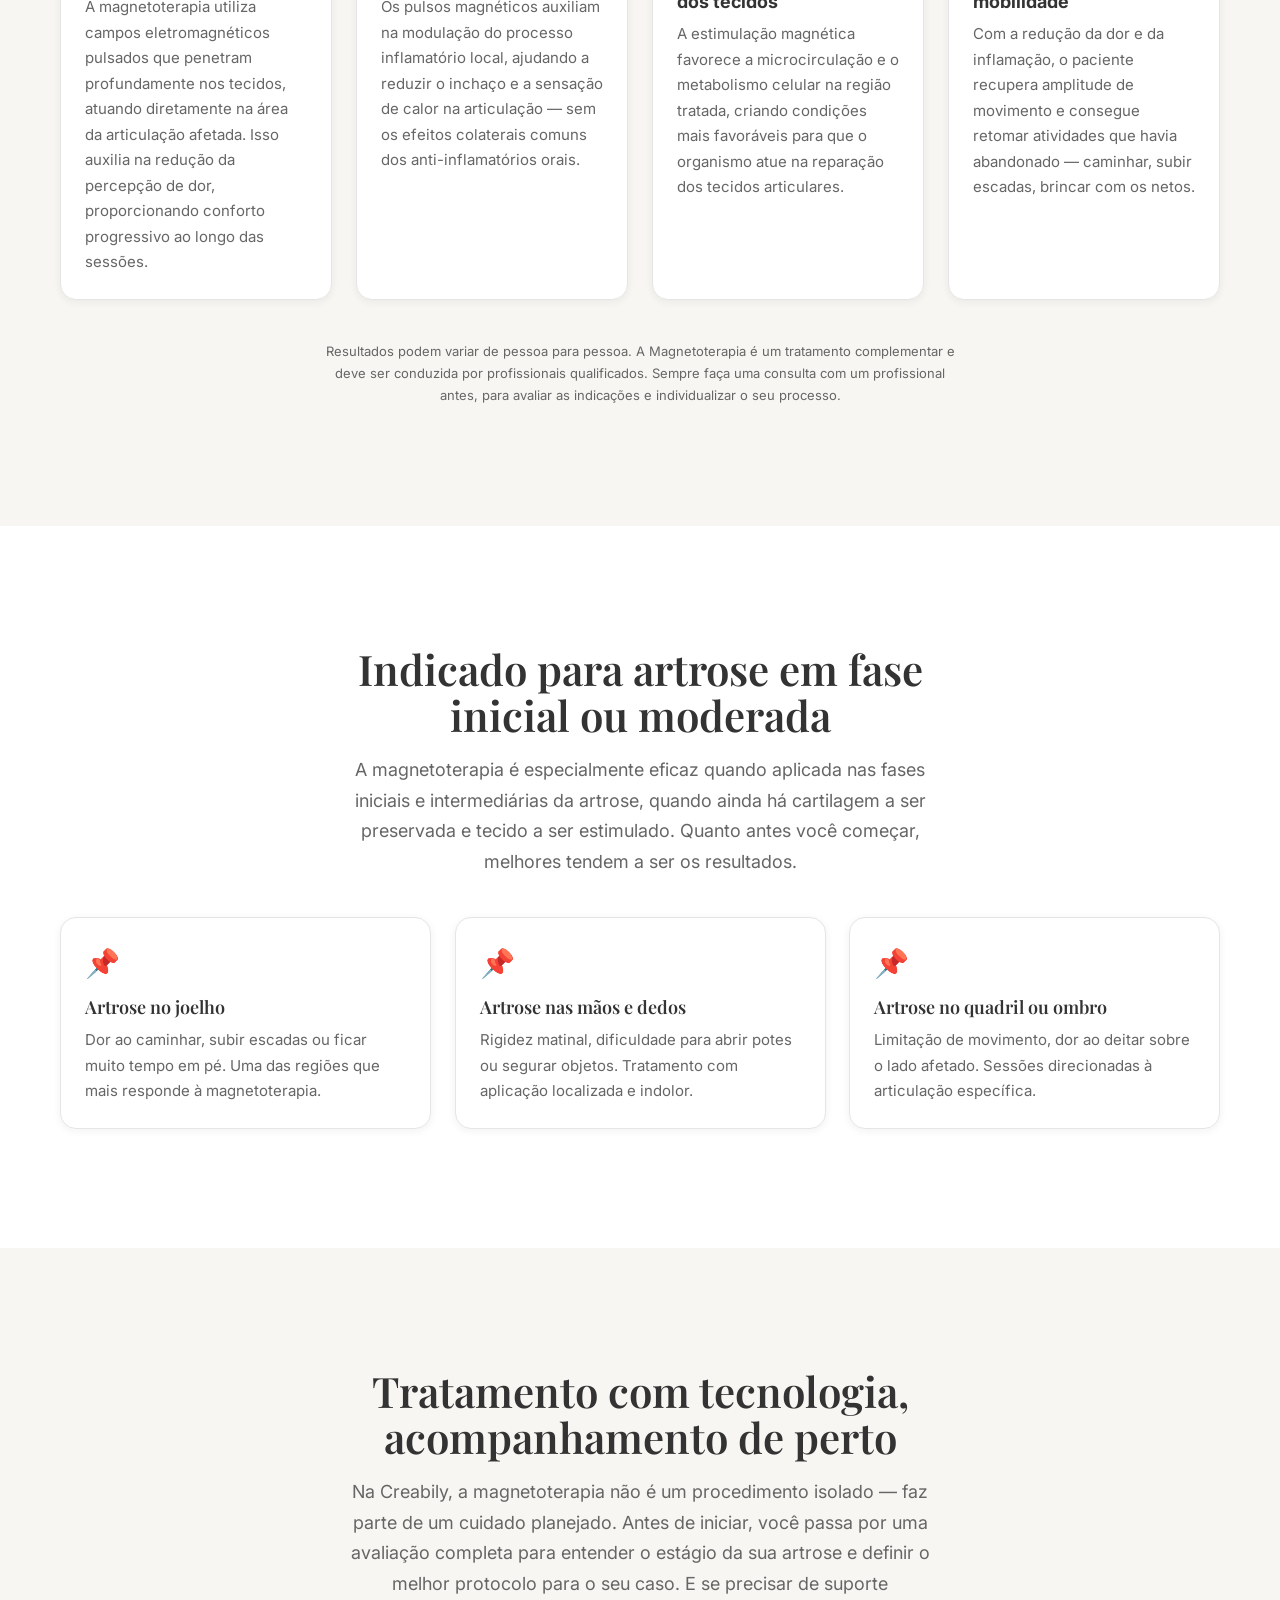
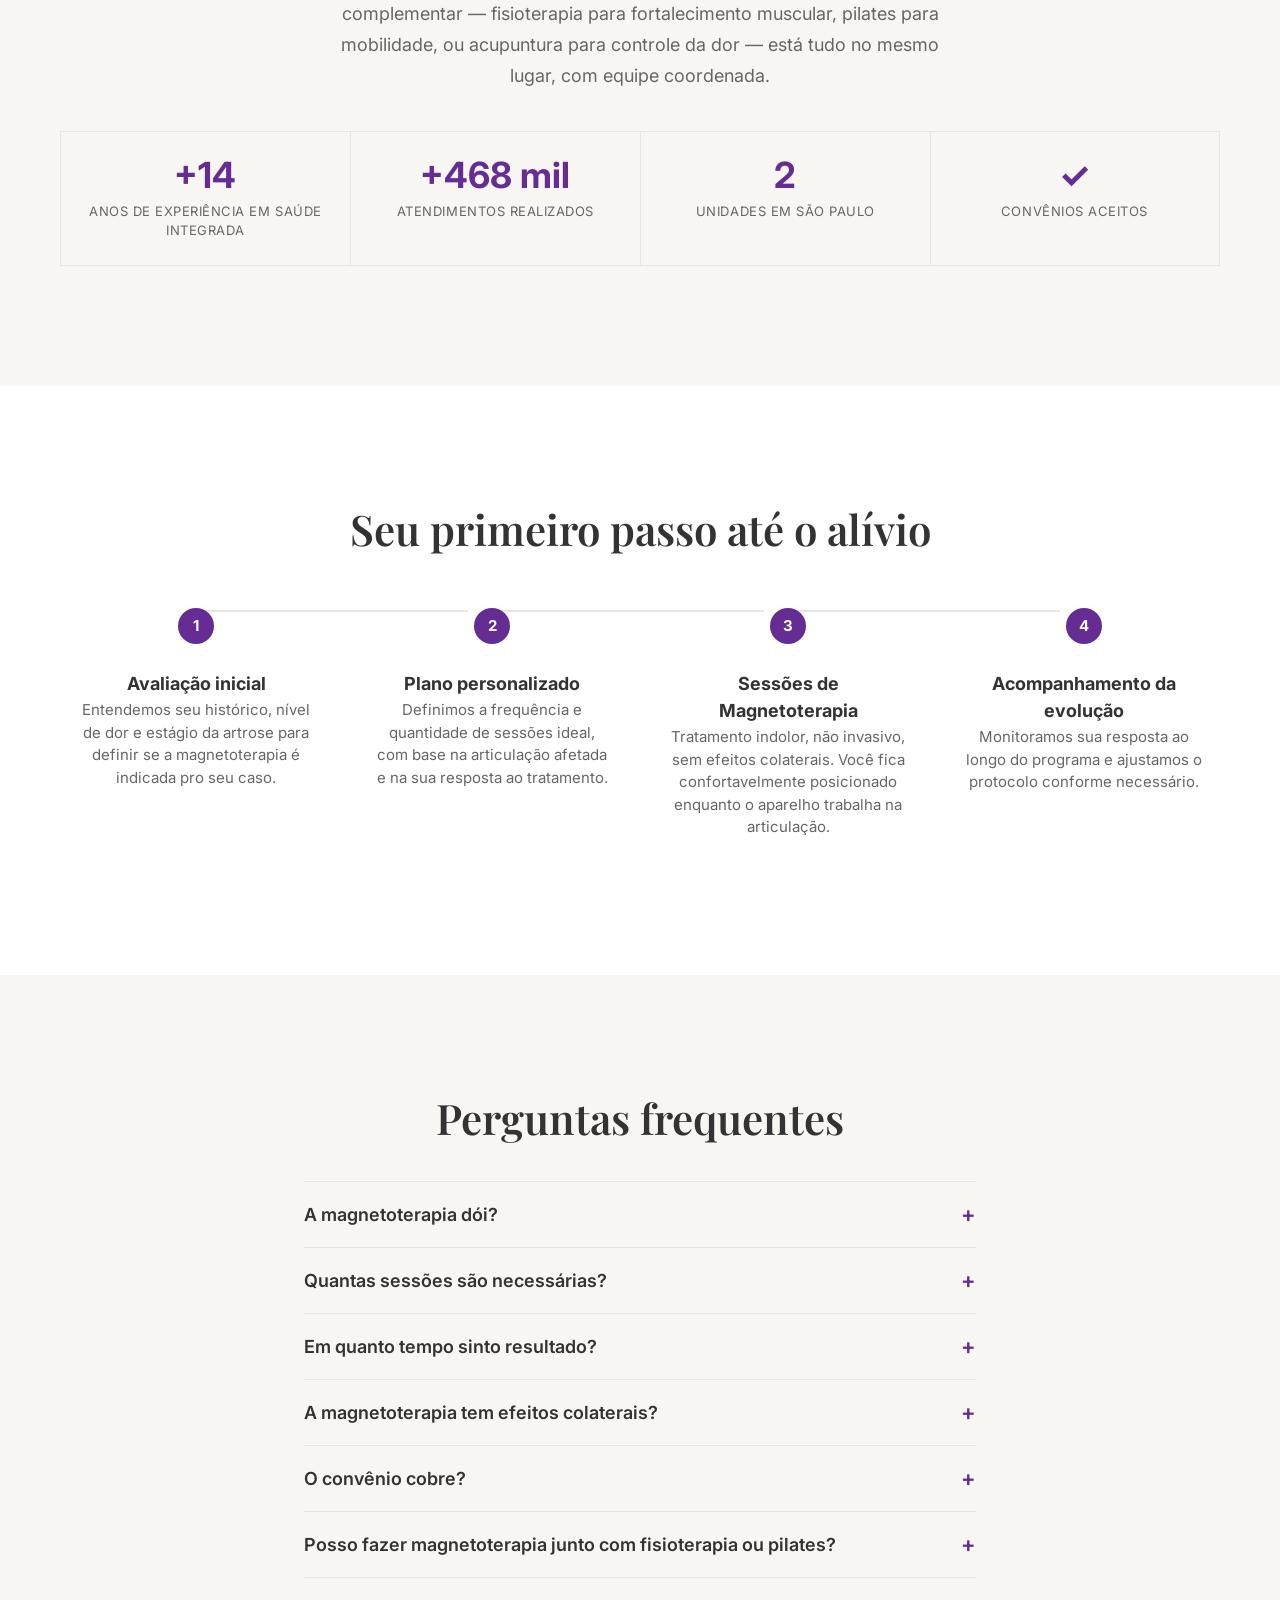
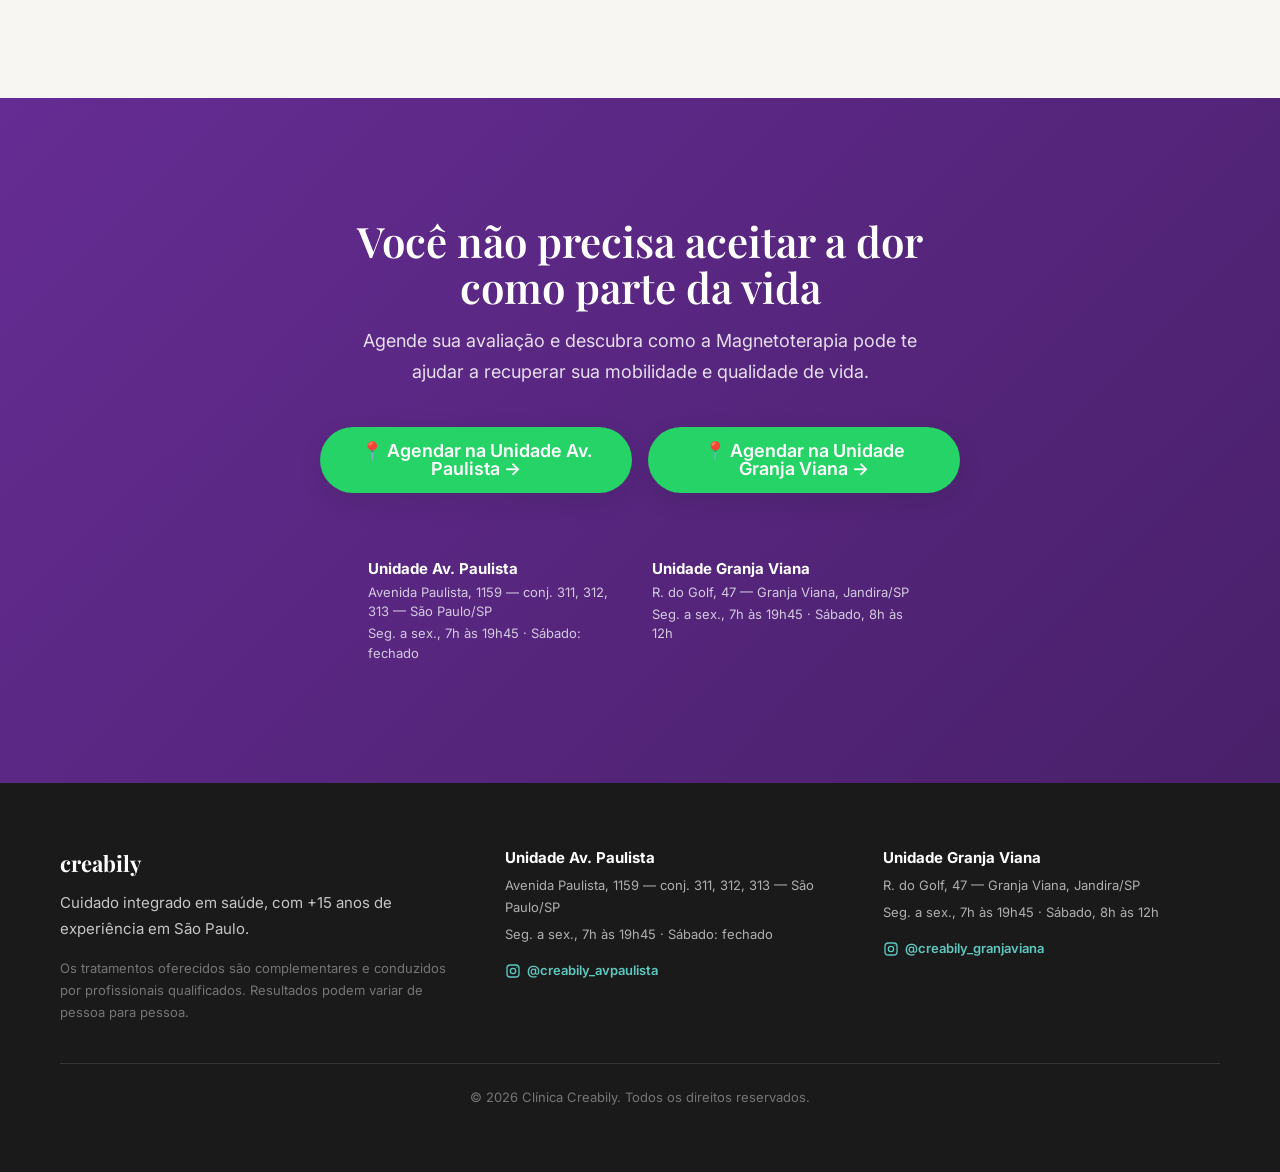
<file: artrose/index.html>
<!DOCTYPE html>
<html lang="pt-BR">
<head>
  <meta charset="UTF-8" />
  <meta name="viewport" content="width=device-width, initial-scale=1.0" />
  <title>Magnetoterapia para Artrose em São Paulo | Tratamento Não Invasivo | Clínica Creabily</title>
  <meta
    name="description"
    content="Sofre com dor no joelho, rigidez nas mãos ou dificuldade para caminhar? A Creabily oferece Magnetoterapia para Artrose — tratamento indolor, sem efeitos colaterais. Agende sua avaliação."
  />
  <link rel="canonical" href="https://artrose.creabily.com/" />

  <!-- Open Graph -->
  <meta property="og:type" content="website" />
  <meta property="og:title" content="Magnetoterapia para Artrose em São Paulo | Tratamento Não Invasivo | Clínica Creabily" />
  <meta
    property="og:description"
    content="Sente dor no joelho ao levantar, rigidez nas mãos ou dificuldade para caminhar? Conheça a Magnetoterapia para Artrose na Clínica Creabily — tratamento não invasivo e sem efeitos colaterais."
  />
  <meta property="og:locale" content="pt_BR" />

  <!-- Google Fonts: Playfair Display (headlines) + Inter (corpo/labels) -->
  <link rel="preconnect" href="https://fonts.googleapis.com" />
  <link rel="preconnect" href="https://fonts.gstatic.com" crossorigin />
  <link
    href="https://fonts.googleapis.com/css2?family=Playfair+Display:wght@600;700&family=Inter:wght@400;500;600;700&display=swap"
    rel="stylesheet"
  />

  <link rel="stylesheet" href="shared/styles/reset.css" />
  <link rel="stylesheet" href="shared/styles/variables.css" />
  <link rel="stylesheet" href="shared/styles/components.css" />
  <link rel="stylesheet" href="shared/styles/animations.css" />
  <link rel="stylesheet" href="styles.css" />

  <script type="application/ld+json">
    {
      "@context": "https://schema.org",
      "@graph": [
        {
          "@type": "MedicalClinic",
          "name": "Clínica Creabily — Av. Paulista",
          "image": "https://creabily.com/shared/assets/logo.png",
          "address": {
            "@type": "PostalAddress",
            "streetAddress": "Avenida Paulista, 1159, conj. 311, 312, 313",
            "addressLocality": "São Paulo",
            "addressRegion": "SP",
            "addressCountry": "BR"
          },
          "telephone": "+5511933130234",
          "openingHoursSpecification": [
            {
              "@type": "OpeningHoursSpecification",
              "dayOfWeek": ["Monday", "Tuesday", "Wednesday", "Thursday", "Friday"],
              "opens": "07:00",
              "closes": "19:45"
            }
          ],
          "medicalSpecialty": "Magnetoterapia, Fisioterapia"
        },
        {
          "@type": "MedicalClinic",
          "name": "Clínica Creabily — Granja Viana",
          "image": "https://creabily.com/shared/assets/logo.png",
          "address": {
            "@type": "PostalAddress",
            "streetAddress": "R. do Golf, 47, Granja Viana",
            "addressLocality": "Jandira",
            "addressRegion": "SP",
            "addressCountry": "BR"
          },
          "telephone": "+5511914429741",
          "openingHoursSpecification": [
            {
              "@type": "OpeningHoursSpecification",
              "dayOfWeek": ["Monday", "Tuesday", "Wednesday", "Thursday", "Friday"],
              "opens": "07:00",
              "closes": "19:45"
            },
            {
              "@type": "OpeningHoursSpecification",
              "dayOfWeek": ["Saturday"],
              "opens": "08:00",
              "closes": "12:00"
            }
          ],
          "medicalSpecialty": "Magnetoterapia, Fisioterapia"
        }
      ]
    }
  </script>
</head>
<body>
  <!-- ===== HEADER (shared/components/header.html) ===== -->
  <header class="site-header">
    <div class="container">
      <a
        class="site-header__logo"
        href="https://creabily.com"
        target="_blank"
        rel="noopener noreferrer"
        aria-label="Creabily — ir para o site institucional"
      >
        <img
          class="site-header__logo-img"
          src="shared/assets/logo.png"
          alt=""
          width="40"
          height="40"
        />
        creabily
      </a>
    </div>
  </header>

  <main>
    <!-- ===== 1. HERO ===== -->
    <section class="hero">
      <video
        class="hero__video"
        autoplay
        muted
        loop
        playsinline
        preload="auto"
        aria-hidden="true"
      >
        <source src="assets/hero-video.mp4" type="video/mp4" />
      </video>
      <div class="container hero__content">
        <span class="hero__eyebrow">Artrose · Clínica Creabily</span>
        <h1 class="hero__title">
          Sente dor no joelho ao levantar, rigidez nas mãos ou dificuldade para caminhar?
        </h1>
        <p class="hero__subtitle">
          Isso pode ser Artrose — e existe um tratamento não invasivo que
          auxilia no alívio da dor e na recuperação da mobilidade. Conheça a
          Magnetoterapia na Creabily.
        </p>
        <div class="hero__cta">
          <a
            class="btn btn-whatsapp btn-block"
            href="https://api.whatsapp.com/send/?phone=5511914429741&text=Ol%C3%A1!%20Vi%20a%20p%C3%A1gina%20sobre%20Magnetoterapia%20para%20Artrose%20e%20quero%20agendar%20uma%20avalia%C3%A7%C3%A3o."
            target="_blank"
            rel="noopener noreferrer"
          >
            Quero agendar minha avaliação →
          </a>
          <p class="microtext">
            Atendimento humanizado · Aceitamos convênios · +15 anos de experiência
          </p>
        </div>
      </div>
    </section>

    <!-- ===== 2. IDENTIFICAÇÃO DO PROBLEMA ===== -->
    <section class="section section-soft">
      <div class="container">
        <div class="section-header">
          <h2 class="section-title" data-reveal="fade-up">
            Se você convive com algum desses sinais, sua articulação está pedindo atenção
          </h2>
        </div>

        <ul class="checklist" data-reveal-group data-reveal-stagger="100">
          <li class="checklist__item" data-reveal="slide-left">
            <svg class="checklist__icon" viewBox="0 0 24 24" fill="none" stroke="currentColor" stroke-width="2" aria-hidden="true">
              <path d="M20 6 9 17l-5-5" stroke-linecap="round" stroke-linejoin="round" />
            </svg>
            Dor no joelho ao subir escadas, levantar de uma cadeira ou caminhar distâncias curtas
          </li>
          <li class="checklist__item" data-reveal="slide-left">
            <svg class="checklist__icon" viewBox="0 0 24 24" fill="none" stroke="currentColor" stroke-width="2" aria-hidden="true">
              <path d="M20 6 9 17l-5-5" stroke-linecap="round" stroke-linejoin="round" />
            </svg>
            Rigidez nas mãos ou nos dedos ao acordar, que melhora depois de "aquecer"
          </li>
          <li class="checklist__item" data-reveal="slide-left">
            <svg class="checklist__icon" viewBox="0 0 24 24" fill="none" stroke="currentColor" stroke-width="2" aria-hidden="true">
              <path d="M20 6 9 17l-5-5" stroke-linecap="round" stroke-linejoin="round" />
            </svg>
            Inchaço ou sensação de calor em articulações sem motivo aparente
          </li>
          <li class="checklist__item" data-reveal="slide-left">
            <svg class="checklist__icon" viewBox="0 0 24 24" fill="none" stroke="currentColor" stroke-width="2" aria-hidden="true">
              <path d="M20 6 9 17l-5-5" stroke-linecap="round" stroke-linejoin="round" />
            </svg>
            Estalos frequentes nos joelhos, quadril ou ombros ao se movimentar
          </li>
          <li class="checklist__item" data-reveal="slide-left">
            <svg class="checklist__icon" viewBox="0 0 24 24" fill="none" stroke="currentColor" stroke-width="2" aria-hidden="true">
              <path d="M20 6 9 17l-5-5" stroke-linecap="round" stroke-linejoin="round" />
            </svg>
            Dificuldade progressiva para realizar atividades simples do dia a dia (abaixar, carregar peso, abrir potes)
          </li>
          <li class="checklist__item" data-reveal="slide-left">
            <svg class="checklist__icon" viewBox="0 0 24 24" fill="none" stroke="currentColor" stroke-width="2" aria-hidden="true">
              <path d="M20 6 9 17l-5-5" stroke-linecap="round" stroke-linejoin="round" />
            </svg>
            Dependência crescente de anti-inflamatórios que trazem alívio cada vez mais curto
          </li>
        </ul>

        <p class="closing-statement" data-reveal="fade-up">
          Você não precisa aceitar a dor como parte da idade. Existe um caminho para recuperar sua mobilidade.
        </p>
      </div>
    </section>

    <!-- ===== 3. AGITAÇÃO ===== -->
    <section class="section">
      <div class="container">
        <div class="section-header">
          <h2 class="section-title" data-reveal="fade-up">Por que só anti-inflamatório não resolve a artrose</h2>
        </div>

        <div class="agitation-layout">
          <div class="prose" data-reveal="fade-up-sm">
            <p>
              A artrose é um processo de desgaste progressivo da cartilagem
              que reveste suas articulações. Quando a cartilagem se
              deteriora, osso começa a atritar com osso — isso gera dor,
              inflamação e rigidez. O anti-inflamatório alivia a dor
              temporariamente, mas não age sobre a causa: o desgaste continua
              avançando enquanto você só mascara o sintoma.
            </p>
            <p>
              Com o tempo, o corpo entra num ciclo: a dor faz você se
              movimentar menos, a falta de movimento enfraquece a musculatura
              ao redor da articulação, e a articulação sem suporte muscular
              sofre ainda mais desgaste. É por isso que muitas pessoas sentem
              que a artrose "só piora com os anos" — não é só a idade, é a
              falta de um tratamento que intervenha no processo.
            </p>
            <p>
              Tratar artrose de verdade exige uma abordagem que vá além do
              sintoma: reduzir a inflamação na origem, estimular a
              regeneração dos tecidos e devolver mobilidade funcional. É
              exatamente aí que entra a Magnetoterapia.
            </p>
          </div>

          <div class="agitation-layout__icon" data-reveal="scale-fade" aria-hidden="true">
            <svg class="knee-illustration" viewBox="0 0 140 220" xmlns="http://www.w3.org/2000/svg">
              <defs>
                <radialGradient id="kneeGlowAmber" cx="50%" cy="50%" r="50%">
                  <stop offset="0%" stop-color="#f4a742" stop-opacity="0.95" />
                  <stop offset="70%" stop-color="#f4a742" stop-opacity="0.4" />
                  <stop offset="100%" stop-color="#f4a742" stop-opacity="0" />
                </radialGradient>
                <radialGradient id="kneeGlowRed" cx="50%" cy="50%" r="50%">
                  <stop offset="0%" stop-color="#d63838" stop-opacity="0.95" />
                  <stop offset="70%" stop-color="#d63838" stop-opacity="0.4" />
                  <stop offset="100%" stop-color="#d63838" stop-opacity="0" />
                </radialGradient>
              </defs>

              <!-- Perna em perfil: coxa, joelho, canela -->
              <g fill="none" stroke="currentColor" stroke-width="2" stroke-linecap="round" stroke-linejoin="round">
                <path d="M52 8c-6 20-8 42-8 62 0 10-6 16-10 24-8 16-10 38-8 60 2 20 8 40 10 58" />
                <path d="M100 10c8 18 12 40 12 60 0 12 4 18 6 26 6 18 6 40 2 60-4 20-10 38-14 56" />
                <path d="M44 94c8 6 18 10 30 10s24-4 34-10" />
                <path d="M40 152c10 6 22 10 34 10s26-4 36-10" />
              </g>

              <!-- Pontos de dor/inflamação na articulação do joelho -->
              <g class="knee-illustration__point" style="--delay: 0s">
                <circle cx="70" cy="100" r="16" fill="url(#kneeGlowRed)" />
                <circle cx="70" cy="100" r="5" fill="#d63838" />
              </g>
              <g class="knee-illustration__point" style="--delay: 0.6s">
                <circle cx="48" cy="106" r="12" fill="url(#kneeGlowAmber)" />
                <circle cx="48" cy="106" r="4" fill="#f4a742" />
              </g>
              <g class="knee-illustration__point" style="--delay: 1.2s">
                <circle cx="94" cy="106" r="12" fill="url(#kneeGlowAmber)" />
                <circle cx="94" cy="106" r="4" fill="#f4a742" />
              </g>
              <g class="knee-illustration__point" style="--delay: 1.8s">
                <circle cx="70" cy="122" r="13" fill="url(#kneeGlowAmber)" />
                <circle cx="70" cy="122" r="4.5" fill="#f4a742" />
              </g>
            </svg>
          </div>
        </div>
      </div>
    </section>

    <!-- ===== 4. MECANISMO DE AÇÃO: MAGNETOTERAPIA ===== -->
    <section class="section section-soft">
      <div class="container">
        <div class="section-header">
          <h2 class="section-title" data-reveal="fade-up">
            Como a Magnetoterapia atua no alívio da Artrose
          </h2>
          <p class="section-subtitle" data-reveal="fade-up-sm">
            Um tratamento não invasivo, indolor e sem efeitos colaterais que
            age diretamente na articulação afetada.
          </p>
        </div>

        <div class="card-grid" data-reveal-group data-reveal-stagger="150">
          <div class="card" data-reveal="fade-up">
            <div class="card__icon">
              <svg width="24" height="24" viewBox="0 0 24 24" fill="none" stroke="currentColor" stroke-width="2" aria-hidden="true">
                <path d="M12 21s-7-4.35-9.5-8.5C1 9 2.5 5 6.5 5c2 0 3.5 1.2 4.5 2.5C12 6.2 13.5 5 15.5 5 19.5 5 21 9 19.5 12.5 17 16.65 12 21 12 21Z" stroke-linecap="round" stroke-linejoin="round" />
              </svg>
            </div>
            <h3 class="card__title">Alívio da dor</h3>
            <p class="card__text">
              A magnetoterapia utiliza campos eletromagnéticos pulsados que
              penetram profundamente nos tecidos, atuando diretamente na área
              da articulação afetada. Isso auxilia na redução da percepção de
              dor, proporcionando conforto progressivo ao longo das sessões.
            </p>
          </div>

          <div class="card" data-reveal="fade-up">
            <div class="card__icon">
              <svg width="24" height="24" viewBox="0 0 24 24" fill="none" stroke="currentColor" stroke-width="2" aria-hidden="true">
                <path d="M12 3v4M12 17v4M4.2 4.2l2.8 2.8M17 17l2.8 2.8M2 12h4M18 12h4M4.2 19.8 7 17M17 7l2.8-2.8" stroke-linecap="round" />
                <circle cx="12" cy="12" r="4" />
              </svg>
            </div>
            <h3 class="card__title">Redução da inflamação</h3>
            <p class="card__text">
              Os pulsos magnéticos auxiliam na modulação do processo
              inflamatório local, ajudando a reduzir o inchaço e a sensação
              de calor na articulação — sem os efeitos colaterais comuns dos
              anti-inflamatórios orais.
            </p>
          </div>

          <div class="card" data-reveal="fade-up">
            <div class="card__icon">
              <svg width="24" height="24" viewBox="0 0 24 24" fill="none" stroke="currentColor" stroke-width="2" aria-hidden="true">
                <path d="M4 12c2-4 6-6 8-6s6 2 8 6c-2 4-6 6-8 6s-6-2-8-6Z" stroke-linecap="round" stroke-linejoin="round" />
                <circle cx="12" cy="12" r="2" />
              </svg>
            </div>
            <h3 class="card__title">Auxílio na regeneração dos tecidos</h3>
            <p class="card__text">
              A estimulação magnética favorece a microcirculação e o
              metabolismo celular na região tratada, criando condições mais
              favoráveis para que o organismo atue na reparação dos tecidos
              articulares.
            </p>
          </div>

          <div class="card" data-reveal="fade-up">
            <div class="card__icon">
              <svg width="24" height="24" viewBox="0 0 24 24" fill="none" stroke="currentColor" stroke-width="2" aria-hidden="true">
                <path d="M13 3 4 14h7l-1 7 9-11h-7l1-7Z" stroke-linecap="round" stroke-linejoin="round" />
              </svg>
            </div>
            <h3 class="card__title">Recuperação da mobilidade</h3>
            <p class="card__text">
              Com a redução da dor e da inflamação, o paciente recupera
              amplitude de movimento e consegue retomar atividades que havia
              abandonado — caminhar, subir escadas, brincar com os netos.
            </p>
          </div>
        </div>

        <p class="compliance-note">
          Resultados podem variar de pessoa para pessoa. A Magnetoterapia é
          um tratamento complementar e deve ser conduzida por profissionais
          qualificados. Sempre faça uma consulta com um profissional antes,
          para avaliar as indicações e individualizar o seu processo.
        </p>
      </div>
    </section>

    <!-- ===== 5. PRA QUEM É INDICADO ===== -->
    <section class="section">
      <div class="container">
        <div class="section-header">
          <h2 class="section-title" data-reveal="fade-up">
            Indicado para artrose em fase inicial ou moderada
          </h2>
          <p class="section-subtitle" data-reveal="fade-up-sm">
            A magnetoterapia é especialmente eficaz quando aplicada nas fases
            iniciais e intermediárias da artrose, quando ainda há cartilagem
            a ser preservada e tecido a ser estimulado. Quanto antes você
            começar, melhores tendem a ser os resultados.
          </p>
        </div>

        <div class="indication-grid" data-reveal-group data-reveal-stagger="150">
          <div class="indication-card" data-reveal="fade-up">
            <span class="indication-card__marker" aria-hidden="true">📌</span>
            <h3 class="indication-card__title">Artrose no joelho</h3>
            <p class="indication-card__text">
              Dor ao caminhar, subir escadas ou ficar muito tempo em pé. Uma
              das regiões que mais responde à magnetoterapia.
            </p>
          </div>

          <div class="indication-card" data-reveal="fade-up">
            <span class="indication-card__marker" aria-hidden="true">📌</span>
            <h3 class="indication-card__title">Artrose nas mãos e dedos</h3>
            <p class="indication-card__text">
              Rigidez matinal, dificuldade para abrir potes ou segurar
              objetos. Tratamento com aplicação localizada e indolor.
            </p>
          </div>

          <div class="indication-card" data-reveal="fade-up">
            <span class="indication-card__marker" aria-hidden="true">📌</span>
            <h3 class="indication-card__title">Artrose no quadril ou ombro</h3>
            <p class="indication-card__text">
              Limitação de movimento, dor ao deitar sobre o lado afetado.
              Sessões direcionadas à articulação específica.
            </p>
          </div>
        </div>
      </div>
    </section>

    <!-- ===== 6. AUTORIDADE ===== -->
    <section class="section section-soft">
      <div class="container">
        <div class="section-header">
          <h2 class="section-title" data-reveal="fade-up">
            Tratamento com tecnologia, acompanhamento de perto
          </h2>
          <p class="section-subtitle" data-reveal="fade-up-sm">
            Na Creabily, a magnetoterapia não é um procedimento isolado — faz
            parte de um cuidado planejado. Antes de iniciar, você passa por
            uma avaliação completa para entender o estágio da sua artrose e
            definir o melhor protocolo para o seu caso. E se precisar de
            suporte complementar — fisioterapia para fortalecimento
            muscular, pilates para mobilidade, ou acupuntura para controle da
            dor — está tudo no mesmo lugar, com equipe coordenada.
          </p>
        </div>

        <div class="counter-grid" data-reveal-group data-reveal-stagger="150">
          <div class="counter" data-reveal="fade-up">
            <span class="counter__value" data-reveal="counter" data-counter-target="15" data-counter-prefix="+">0</span>
            <span class="counter__label">anos de experiência em saúde integrada</span>
          </div>
          <div class="counter" data-reveal="fade-up">
            <span class="counter__value" data-reveal="counter" data-counter-target="500" data-counter-prefix="+" data-counter-suffix=" mil">0</span>
            <span class="counter__label">atendimentos realizados</span>
          </div>
          <div class="counter" data-reveal="fade-up">
            <span class="counter__value" data-reveal="counter" data-counter-target="2">0</span>
            <span class="counter__label">unidades em São Paulo</span>
          </div>
          <div class="counter" data-reveal="fade-up">
            <span class="counter__value">✓</span>
            <span class="counter__label">Convênios aceitos</span>
          </div>
        </div>
      </div>
    </section>

    <!-- ===== 7. COMO FUNCIONA (Stepper 4 passos) ===== -->
    <section class="section">
      <div class="container">
        <div class="section-header">
          <h2 class="section-title" data-reveal="fade-up">Seu primeiro passo até o alívio</h2>
        </div>

        <div class="stepper" data-reveal-group data-reveal-stagger="120">
          <div class="step" data-reveal="slide-left">
            <div>
              <p class="step__title">Avaliação inicial</p>
              <p class="step__text">
                Entendemos seu histórico, nível de dor e estágio da artrose
                para definir se a magnetoterapia é indicada pro seu caso.
              </p>
            </div>
          </div>
          <div class="step" data-reveal="slide-left">
            <div>
              <p class="step__title">Plano personalizado</p>
              <p class="step__text">
                Definimos a frequência e quantidade de sessões ideal, com
                base na articulação afetada e na sua resposta ao tratamento.
              </p>
            </div>
          </div>
          <div class="step" data-reveal="slide-left">
            <div>
              <p class="step__title">Sessões de Magnetoterapia</p>
              <p class="step__text">
                Tratamento indolor, não invasivo, sem efeitos colaterais.
                Você fica confortavelmente posicionado enquanto o aparelho
                trabalha na articulação.
              </p>
            </div>
          </div>
          <div class="step" data-reveal="slide-left">
            <div>
              <p class="step__title">Acompanhamento da evolução</p>
              <p class="step__text">
                Monitoramos sua resposta ao longo do programa e ajustamos o
                protocolo conforme necessário.
              </p>
            </div>
          </div>
        </div>
      </div>
    </section>

    <!-- ===== 8. FAQ ===== -->
    <section class="section section-soft">
      <div class="container">
        <div class="section-header">
          <h2 class="section-title" data-reveal="fade-up">Perguntas frequentes</h2>
        </div>

        <div class="faq" data-reveal-group data-reveal-stagger="80">
          <details class="faq-item" data-reveal="fade-in">
            <summary class="faq-item__question">A magnetoterapia dói?</summary>
            <p class="faq-item__answer">
              Não. O tratamento é completamente indolor. Você sente, no
              máximo, um leve formigamento ou calor suave na região tratada.
              A maioria dos pacientes acha as sessões relaxantes.
            </p>
          </details>

          <details class="faq-item" data-reveal="fade-in">
            <summary class="faq-item__question">Quantas sessões são necessárias?</summary>
            <p class="faq-item__answer">
              Depende do estágio da artrose e da articulação tratada. Em
              geral, os programas variam entre 10 e 20 sessões. Isso será
              definido na sua avaliação inicial.
            </p>
          </details>

          <details class="faq-item" data-reveal="fade-in">
            <summary class="faq-item__question">Em quanto tempo sinto resultado?</summary>
            <p class="faq-item__answer">
              Muitos pacientes relatam redução da dor e melhora na mobilidade
              já nas primeiras sessões. A melhora tende a ser progressiva e
              cumulativa ao longo do programa.
            </p>
          </details>

          <details class="faq-item" data-reveal="fade-in">
            <summary class="faq-item__question">A magnetoterapia tem efeitos colaterais?</summary>
            <p class="faq-item__answer">
              Não há efeitos colaterais conhecidos relevantes. É um dos
              tratamentos mais seguros disponíveis para artrose. Existem
              algumas contraindicações específicas (como marcapasso ou
              gravidez) que serão avaliadas na sua consulta.
            </p>
          </details>

          <details class="faq-item" data-reveal="fade-in">
            <summary class="faq-item__question">O convênio cobre?</summary>
            <p class="faq-item__answer">
              Trabalhamos com convênios credenciados — confirme o seu
              diretamente com nossa equipe pelo WhatsApp.
            </p>
          </details>

          <details class="faq-item" data-reveal="fade-in">
            <summary class="faq-item__question">Posso fazer magnetoterapia junto com fisioterapia ou pilates?</summary>
            <p class="faq-item__answer">
              Sim, e essa é uma das vantagens de tratar na Creabily. A
              magnetoterapia atua na dor e na inflamação, enquanto a
              fisioterapia e o pilates fortalecem a musculatura ao redor da
              articulação. As sessões podem ser coordenadas no mesmo dia, sem
              conflito.
            </p>
          </details>
        </div>
      </div>
    </section>

    <!-- ===== 9. CTA FINAL ===== -->
    <section class="section cta-final">
      <div class="container">
        <h2 class="section-title" data-reveal="fade-up">
          Você não precisa aceitar a dor como parte da vida
        </h2>
        <p class="section-subtitle" data-reveal="fade-up-sm">
          Agende sua avaliação e descubra como a Magnetoterapia pode te
          ajudar a recuperar sua mobilidade e qualidade de vida.
        </p>

        <div class="cta-final__buttons" data-reveal-group data-reveal-stagger="120">
          <a
            class="btn btn-whatsapp"
            data-reveal="scale-fade"
            href="https://api.whatsapp.com/send/?phone=5511933130234&text=Ol%C3%A1!%20Quero%20agendar%20avalia%C3%A7%C3%A3o%20de%20Magnetoterapia%20para%20Artrose%20%E2%80%94%20Unidade%20Paulista"
            target="_blank"
            rel="noopener noreferrer"
          >
            📍 Agendar na Unidade Av. Paulista →
          </a>
          <a
            class="btn btn-whatsapp"
            data-reveal="scale-fade"
            href="https://api.whatsapp.com/send/?phone=5511914429741&text=Ol%C3%A1!%20Quero%20agendar%20avalia%C3%A7%C3%A3o%20de%20Magnetoterapia%20para%20Artrose%20%E2%80%94%20Unidade%20Granja%20Viana"
            target="_blank"
            rel="noopener noreferrer"
          >
            📍 Agendar na Unidade Granja Viana →
          </a>
        </div>

        <div class="cta-final__info">
          <div class="unit-info">
            <p class="unit-info__name">Unidade Av. Paulista</p>
            <p class="unit-info__detail">
              Avenida Paulista, 1159 — conj. 311, 312, 313 — São Paulo/SP
            </p>
            <p class="unit-info__detail">
              Seg. a sex., 7h às 19h45 · Sábado: fechado
            </p>
          </div>
          <div class="unit-info">
            <p class="unit-info__name">Unidade Granja Viana</p>
            <p class="unit-info__detail">
              R. do Golf, 47 — Granja Viana, Jandira/SP
            </p>
            <p class="unit-info__detail">
              Seg. a sex., 7h às 19h45 · Sábado, 8h às 12h
            </p>
          </div>
        </div>
      </div>
    </section>
  </main>

  <!-- ===== FOOTER (shared/components/footer.html) ===== -->
  <footer class="site-footer">
    <div class="container">
      <div class="site-footer__grid">
        <div>
          <div class="site-footer__logo">creabily</div>
          <p class="site-footer__tagline">
            Cuidado integrado em saúde, com +15 anos de experiência em São
            Paulo.
          </p>
          <p class="site-footer__compliance">
            Os tratamentos oferecidos são complementares e conduzidos por
            profissionais qualificados. Resultados podem variar de pessoa
            para pessoa.
          </p>
        </div>

        <div>
          <p class="site-footer__unit-name">Unidade Av. Paulista</p>
          <p class="site-footer__unit-detail">
            Avenida Paulista, 1159 — conj. 311, 312, 313 — São Paulo/SP
          </p>
          <p class="site-footer__unit-detail">
            Seg. a sex., 7h às 19h45 · Sábado: fechado
          </p>
          <a
            class="site-footer__social"
            href="https://instagram.com/creabily_avpaulista"
            target="_blank"
            rel="noopener noreferrer"
          >
            <svg viewBox="0 0 24 24" fill="none" stroke="currentColor" stroke-width="2" aria-hidden="true">
              <rect x="3" y="3" width="18" height="18" rx="5" />
              <circle cx="12" cy="12" r="4" />
              <circle cx="17.5" cy="6.5" r="0.75" fill="currentColor" stroke="none" />
            </svg>
            @creabily_avpaulista
          </a>
        </div>

        <div>
          <p class="site-footer__unit-name">Unidade Granja Viana</p>
          <p class="site-footer__unit-detail">
            R. do Golf, 47 — Granja Viana, Jandira/SP
          </p>
          <p class="site-footer__unit-detail">
            Seg. a sex., 7h às 19h45 · Sábado, 8h às 12h
          </p>
          <a
            class="site-footer__social"
            href="https://instagram.com/creabily_granjaviana"
            target="_blank"
            rel="noopener noreferrer"
          >
            <svg viewBox="0 0 24 24" fill="none" stroke="currentColor" stroke-width="2" aria-hidden="true">
              <rect x="3" y="3" width="18" height="18" rx="5" />
              <circle cx="12" cy="12" r="4" />
              <circle cx="17.5" cy="6.5" r="0.75" fill="currentColor" stroke="none" />
            </svg>
            @creabily_granjaviana
          </a>
        </div>
      </div>

      <p class="site-footer__copyright">
        © 2026 Clínica Creabily. Todos os direitos reservados.
      </p>
    </div>
  </footer>

  <script
    src="shared/components/whatsapp-sticky.js"
    data-phone="5511914429741"
    data-message="Olá! Vi a página sobre Magnetoterapia para Artrose e quero agendar uma avaliação."
  ></script>
  <script src="shared/components/scroll-reveal.js"></script>
  <script src="shared/components/faq-accordion.js"></script>
</body>
</html>
</file>
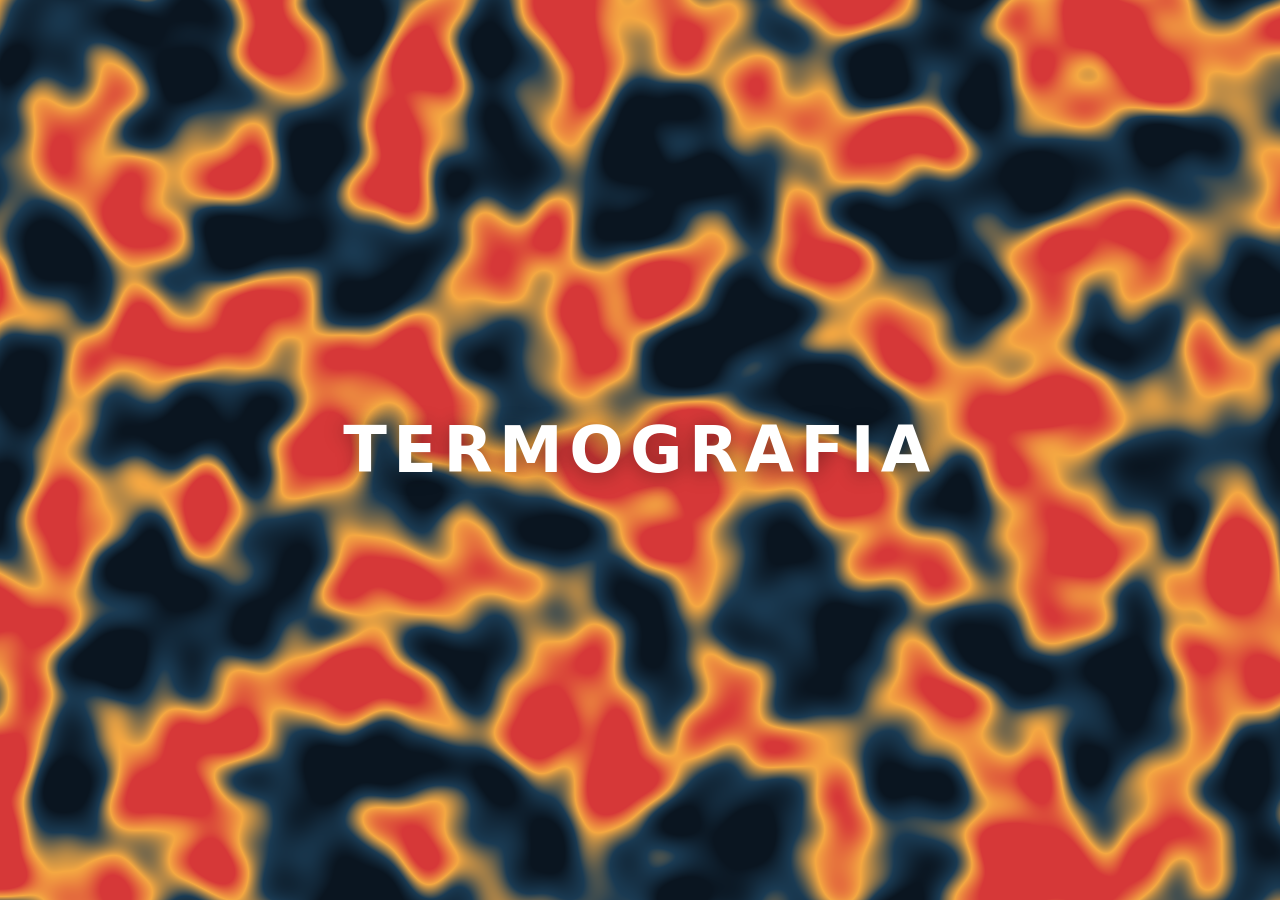
<file: test-dither.html>
<!DOCTYPE html>
<html lang="pt-BR">
<head>
  <meta charset="UTF-8" />
  <meta name="viewport" content="width=device-width, initial-scale=1.0" />
  <title>Teste — Dither Background</title>
  <style>
    * { margin: 0; padding: 0; box-sizing: border-box; }
    html, body { height: 100%; }
    body {
      font-family: system-ui, sans-serif;
    }
    .dither-background {
      position: relative;
      width: 100%;
      height: 100vh;
      display: flex;
      align-items: center;
      justify-content: center;
      overflow: hidden;
    }
    .dither-background h1 {
      color: #ffffff;
      font-size: 64px;
      letter-spacing: 0.1em;
      text-align: center;
      z-index: 1;
      text-shadow: 0 2px 20px rgba(0, 0, 0, 0.4);
    }
  </style>
</head>
<body>

  <div class="dither-background" data-colors="termografia">
    <h1>TERMOGRAFIA</h1>
  </div>

  <script src="shared/components/dither-background.js"></script>
</body>
</html>
</file>
<file: acupuntura/shared/styles/variables.css>
/**
 * Design tokens — Clínica Creabily
 *
 * Paleta extraída do CSS aplicado ao vivo em creabily.com (Wix):
 *  - --color-primary: roxo #652C93, aplicado como `color` em título/corpo
 *    de texto rico em dezenas de blocos do site (ex.: #comp-mfn5oudf3,
 *    #comp-mfn6eoaz3) e é a cor do wordmark "creabily" na logo oficial.
 *  - --color-accent: turquesa #5FC8BF, aplicado via custom property
 *    `--color` em componente de ícone do site, e é a cor do símbolo da
 *    logo oficial.
 * Tons -dark/-light abaixo são derivados (mistura com preto/branco), pois
 * o site não expõe uma escala tonal própria para essas duas cores.
 */

:root {
  /* Cor primária — roxo da marca Creabily */
  --color-primary: #652c93;
  --color-primary-dark: #49206a;
  --color-primary-light: #ede6f2;

  /* Cor de destaque — turquesa da marca, usada com moderação (ícones, links, badges) */
  --color-accent: #5fc8bf;

  /* WhatsApp — cor reconhecível, usada apenas no CTA de contato */
  --color-whatsapp: #25d366;
  --color-whatsapp-dark: #1ea952;

  /* Neutros — cinzas neutros (não pretos/verdes puros) para leitura confortável */
  --color-text: #333333;
  --color-text-muted: #666666;
  --color-bg: #ffffff;
  --color-bg-soft: #f8f6f3;
  --color-border: #e5e5e5;
  --color-white: #ffffff;
  --color-overlay: rgba(17, 8, 26, 0.62);

  /*
   * Tipografia — Google Fonts (link + preconnect devem estar no <head> de
   * cada LP; ver acupuntura/index.html como referência).
   *  - Headlines: Playfair Display (serif, credibilidade médica)
   *  - Corpo/labels: Inter (sans-serif, legibilidade)
   */
  --font-heading: "Playfair Display", Georgia, "Times New Roman", serif;
  --font-body:
    "Inter", -apple-system, BlinkMacSystemFont, "Segoe UI", Roboto, Helvetica,
    Arial, sans-serif;
  --font-base: var(--font-body);

  --fs-xs: 0.8125rem;
  --fs-sm: 0.9375rem;
  --fs-base: 1rem;
  --fs-md: 1.125rem;
  --fs-lg: 1.375rem;
  --fs-xl: 1.75rem;
  --fs-2xl: 2.25rem;
  --fs-3xl: 2.75rem;

  /* Hierarquia tipográfica principal (mobile-first, ajustada em >=860px) */
  --fs-h1: 3rem; /* 48px mobile */
  --fs-h2: 2rem; /* 32px mobile */
  --fs-body: 1rem; /* 16px mobile */
  --fs-micro: 0.875rem; /* 14px */

  --lh-tight: 1.1;
  --lh-normal: 1.5;
  --lh-relaxed: 1.7;

  /* Espaçamento */
  --space-2xs: 0.375rem;
  --space-xs: 0.625rem;
  --space-sm: 1rem;
  --space-md: 1.5rem;
  --space-lg: 2.5rem;
  --space-xl: 4rem;
  --space-2xl: 6rem;

  /* Layout */
  --container-width: 1200px;
  --container-padding: 1.25rem;

  /* Bordas e sombras */
  --radius-sm: 8px;
  --radius-md: 16px;
  --radius-lg: 24px;
  --radius-full: 999px;

  --shadow-sm: 0 2px 8px rgba(15, 26, 23, 0.06);
  --shadow-md: 0 8px 24px rgba(15, 26, 23, 0.1);
  --shadow-lg: 0 16px 40px rgba(15, 26, 23, 0.14);

  --transition-base: 0.3s ease;

  /* Z-index */
  --z-sticky: 999;
  --z-header: 50;
}

@media (min-width: 860px) {
  :root {
    --fs-h1: 4rem; /* 64px desktop */
    --fs-h2: 2.625rem; /* 42px desktop */
    --fs-body: 1.125rem; /* 18px desktop */
  }
}
</file>
<file: acupuntura/shared/styles/components.css>
/**
 * Componentes reutilizáveis — Clínica Creabily
 * Depende de variables.css (tokens) e animations.css já carregados antes
 * deste arquivo.
 */

/* ---------- Layout ---------- */

.container {
  width: 100%;
  max-width: var(--container-width);
  margin-inline: auto;
  padding-inline: var(--container-padding);
}

.section {
  padding-block: 80px;
}

@media (min-width: 860px) {
  .section {
    padding-block: 120px;
  }
}

.section-soft {
  background: var(--color-bg-soft);
}

.section-title {
  font-family: var(--font-heading);
  font-size: var(--fs-h2);
  font-weight: 600;
  line-height: var(--lh-tight);
  color: var(--color-text);
  text-align: center;
  max-width: 42rem;
  margin-inline: auto;
}

.section-subtitle {
  font-size: var(--fs-md);
  color: var(--color-text-muted);
  text-align: center;
  max-width: 38rem;
  margin: var(--space-sm) auto 0;
  line-height: var(--lh-relaxed);
}

.section-header {
  margin-bottom: var(--space-lg);
}

/* ---------- Botões ---------- */

.btn {
  display: inline-flex;
  align-items: center;
  justify-content: center;
  gap: var(--space-2xs);
  padding: 0.95rem 1.75rem;
  border-radius: var(--radius-full);
  font-size: var(--fs-md);
  font-weight: 600;
  line-height: 1;
  transition: all var(--transition-base);
  text-align: center;
}

.btn:active {
  transform: scale(0.98);
}

.btn-whatsapp {
  background: var(--color-whatsapp);
  color: var(--color-white);
  box-shadow: var(--shadow-md);
}

.btn-whatsapp:hover {
  background: var(--color-whatsapp-dark);
  transform: scale(1.03);
  box-shadow: var(--shadow-lg);
}

.btn-block {
  width: 100%;
}

.btn-icon {
  width: 1.25em;
  height: 1.25em;
  flex-shrink: 0;
}

.microtext {
  margin-top: var(--space-sm);
  font-size: var(--fs-micro);
  color: var(--color-text-muted);
  letter-spacing: 0.02em;
  text-align: center;
}

/* ---------- Hero ---------- */

.hero {
  position: relative;
  min-height: 92vh;
  display: flex;
  align-items: flex-end;
  color: var(--color-white);
  background: radial-gradient(120% 100% at 20% 0%, #3c8a75 0%, var(--color-primary) 45%, var(--color-primary-dark) 100%);
  overflow: hidden;
  isolation: isolate;
}

.hero__video {
  position: absolute;
  inset: 0;
  z-index: 0;
  width: 100%;
  height: 100%;
  object-fit: cover;
}

.hero::before {
  content: "";
  position: absolute;
  inset: 0;
  z-index: 1;
  /* mais escuro na base, onde o texto fica ancorado (legibilidade) */
  background: linear-gradient(180deg, rgba(0, 0, 0, 0.3) 0%, rgba(0, 0, 0, 0.5) 100%);
}

.hero__content {
  position: relative;
  z-index: 2;
  padding-block: var(--space-2xl) var(--space-xl);
  width: 100%;
}

.hero__eyebrow {
  display: inline-block;
  font-size: var(--fs-xs);
  font-weight: 600;
  letter-spacing: 0.04em;
  text-transform: uppercase;
  color: var(--color-white);
  background: rgba(255, 255, 255, 0.16);
  border: 1px solid rgba(255, 255, 255, 0.3);
  backdrop-filter: blur(8px);
  -webkit-backdrop-filter: blur(8px);
  padding: 0.35rem 0.85rem;
  border-radius: var(--radius-full);
  margin-bottom: var(--space-sm);
}

.hero__title {
  font-family: var(--font-heading);
  font-size: var(--fs-h1);
  line-height: 1.1;
  font-weight: 700;
  max-width: 20ch;
  text-shadow: 0 2px 16px rgba(0, 0, 0, 0.35);
}

.hero__subtitle {
  margin-top: var(--space-sm);
  font-size: var(--fs-md);
  line-height: var(--lh-relaxed);
  color: rgba(255, 255, 255, 0.92);
  max-width: 42ch;
  text-shadow: 0 1px 8px rgba(0, 0, 0, 0.3);
}

.hero__cta {
  margin-top: var(--space-lg);
}

.hero__cta .microtext {
  color: rgba(255, 255, 255, 0.85);
}

/* ---------- Checklist (identificação do problema) ---------- */

.checklist {
  display: grid;
  gap: var(--space-sm);
  margin-top: var(--space-lg);
}

.checklist__item {
  display: flex;
  align-items: flex-start;
  gap: var(--space-sm);
  padding: var(--space-sm) var(--space-md);
  background: var(--color-white);
  border-left: 4px solid var(--color-primary);
  border-radius: var(--radius-md);
  box-shadow: var(--shadow-sm);
  font-size: var(--fs-md);
  color: var(--color-text);
  transition: all var(--transition-base);
}

.checklist__icon {
  flex-shrink: 0;
  width: 1.5rem;
  height: 1.5rem;
  color: var(--color-primary);
  margin-top: 0.15rem;
}

.closing-statement {
  margin-top: var(--space-lg);
  text-align: center;
  font-size: var(--fs-xl);
  font-weight: 600;
  font-style: italic;
  color: var(--color-primary-dark);
}

/* ---------- Texto corrido (agitação) ---------- */

.agitation-layout {
  display: grid;
  gap: var(--space-lg);
  align-items: center;
}

.agitation-layout__icon {
  display: flex;
  justify-content: center;
  color: var(--color-accent);
}

.agitation-layout__icon svg {
  width: 100%;
  max-width: 180px;
  height: auto;
}

@media (min-width: 860px) {
  .agitation-layout {
    grid-template-columns: 1.3fr 1fr;
  }

  .agitation-layout__icon svg {
    max-width: 280px;
  }
}

.prose {
  max-width: 680px;
  margin-inline: auto;
  font-size: var(--fs-body);
  line-height: var(--lh-relaxed);
  color: var(--color-text);
}

.agitation-layout .prose {
  margin-inline: 0;
}

.prose p + p {
  margin-top: var(--space-sm);
}

/* ---------- Cards (mecanismo de ação) ---------- */

.card-grid {
  display: grid;
  gap: var(--space-md);
  margin-top: var(--space-lg);
  grid-template-columns: 1fr;
}

.card {
  background: var(--color-white);
  border: 1px solid var(--color-border);
  border-radius: var(--radius-md);
  padding: var(--space-md);
  box-shadow: var(--shadow-sm);
  transition: all var(--transition-base);
}

.card:hover {
  transform: translateY(-4px);
  box-shadow: var(--shadow-lg);
}

.card__icon {
  width: 2.75rem;
  height: 2.75rem;
  display: flex;
  align-items: center;
  justify-content: center;
  border-radius: var(--radius-md);
  background: var(--color-primary-light);
  color: var(--color-primary);
  margin-bottom: var(--space-sm);
}

.card__title {
  font-size: var(--fs-md);
  font-weight: 700;
  color: var(--color-text);
  margin-bottom: var(--space-2xs);
}

.card__text {
  font-size: var(--fs-sm);
  color: var(--color-text-muted);
  line-height: var(--lh-relaxed);
}

.compliance-note {
  margin-top: var(--space-lg);
  font-size: var(--fs-xs);
  color: var(--color-text-muted);
  text-align: center;
  max-width: 40rem;
  margin-inline: auto;
  line-height: var(--lh-relaxed);
}

/* ---------- Autoridade / contadores ---------- */

.counter-grid {
  display: grid;
  grid-template-columns: repeat(2, 1fr);
  margin-top: var(--space-lg);
  border-top: 1px solid var(--color-border);
  border-left: 1px solid var(--color-border);
}

.counter {
  text-align: center;
  padding: var(--space-md) var(--space-sm);
  border-right: 1px solid var(--color-border);
  border-bottom: 1px solid var(--color-border);
}

.counter__value {
  display: block;
  font-size: var(--fs-2xl);
  font-weight: 700;
  color: var(--color-primary);
  line-height: 1.1;
}

.counter__label {
  display: block;
  margin-top: var(--space-2xs);
  font-size: var(--fs-xs);
  color: var(--color-text-muted);
  text-transform: uppercase;
  letter-spacing: 0.04em;
}

/* ---------- Stepper (como funciona o tratamento) ---------- */

.stepper {
  display: grid;
  gap: var(--space-sm);
  margin-top: var(--space-lg);
  counter-reset: step;
}

.step {
  counter-increment: step;
  position: relative;
  display: flex;
  align-items: flex-start;
  gap: var(--space-sm);
  padding: var(--space-sm);
  border-radius: var(--radius-md);
}

.step::before {
  content: counter(step);
  position: relative;
  z-index: 1;
  flex-shrink: 0;
  width: 2.25rem;
  height: 2.25rem;
  border-radius: 50%;
  background: var(--color-primary-light);
  color: var(--color-primary);
  display: flex;
  align-items: center;
  justify-content: center;
  font-weight: 700;
  font-size: var(--fs-sm);
  transition: background var(--transition-base), color var(--transition-base);
}

.step.is-visible::before {
  background: var(--color-primary);
  color: var(--color-white);
}

.step__title {
  font-weight: 700;
  color: var(--color-text);
  font-size: var(--fs-md);
}

.step__text {
  font-size: var(--fs-sm);
  color: var(--color-text-muted);
  margin-top: 0.15rem;
}

@media (min-width: 860px) {
  .stepper {
    display: flex;
    align-items: flex-start;
    gap: var(--space-md);
  }

  .step {
    flex: 1;
    flex-direction: column;
    align-items: center;
    text-align: center;
  }

  .step:not(:last-child)::after {
    content: "";
    position: absolute;
    top: 1.125rem;
    left: 50%;
    width: 100%;
    height: 2px;
    background: var(--color-border);
    z-index: 0;
  }

  .step::before {
    margin-bottom: var(--space-xs);
  }
}

/* ---------- Depoimentos ---------- */

.testimonial-grid {
  display: grid;
  gap: var(--space-md);
  margin-top: var(--space-lg);
}

.testimonial {
  background: var(--color-white);
  border: 1px solid var(--color-border);
  border-radius: var(--radius-lg);
  padding: var(--space-md);
}

.testimonial__quote {
  font-size: var(--fs-md);
  color: var(--color-text);
  line-height: var(--lh-relaxed);
  font-style: italic;
}

.testimonial__author {
  display: flex;
  align-items: center;
  gap: var(--space-sm);
  margin-top: var(--space-md);
}

.testimonial__avatar {
  width: 2.75rem;
  height: 2.75rem;
  border-radius: 50%;
  background: var(--color-primary);
  color: var(--color-white);
  display: flex;
  align-items: center;
  justify-content: center;
  font-weight: 700;
  font-size: var(--fs-sm);
  flex-shrink: 0;
}

.testimonial__name {
  font-weight: 600;
  font-size: var(--fs-sm);
  color: var(--color-text);
}

.testimonial__tag {
  font-size: var(--fs-xs);
  color: var(--color-text-muted);
}

/* ---------- FAQ (accordion) ---------- */

.faq {
  margin-top: var(--space-lg);
  max-width: 42rem;
  margin-inline: auto;
}

.faq-item {
  border-bottom: 1px solid var(--color-border);
}

.faq-item:first-child {
  border-top: 1px solid var(--color-border);
}

.faq-item__question {
  list-style: none;
  cursor: pointer;
  padding: var(--space-sm) 0;
  font-weight: 600;
  font-size: var(--fs-md);
  color: var(--color-text);
  display: flex;
  align-items: center;
  justify-content: space-between;
  gap: var(--space-sm);
}

.faq-item__question::-webkit-details-marker {
  display: none;
}

.faq-item__question::after {
  content: "+";
  flex-shrink: 0;
  font-size: var(--fs-lg);
  color: var(--color-primary);
  transition: transform var(--transition-base);
}

.faq-item[open] .faq-item__question::after {
  transform: rotate(45deg);
}

.faq-item__answer {
  padding: 0 0 var(--space-md);
  font-size: var(--fs-sm);
  color: #555;
  line-height: var(--lh-relaxed);
}

/* ---------- CTA final ---------- */

.cta-final {
  background: linear-gradient(135deg, var(--color-primary) 0%, var(--color-primary-dark) 100%);
  color: var(--color-white);
  text-align: center;
}

.cta-final .section-title,
.cta-final .section-subtitle {
  color: var(--color-white);
}

.cta-final .section-subtitle {
  color: rgba(255, 255, 255, 0.85);
}

.cta-final__buttons {
  display: grid;
  gap: var(--space-sm);
  max-width: 24rem;
  margin: var(--space-lg) auto 0;
}

.cta-final .btn-whatsapp:hover {
  box-shadow: 0 0 0 6px rgba(37, 211, 102, 0.25), var(--shadow-lg);
}

@media (min-width: 640px) {
  .cta-final__buttons {
    grid-template-columns: repeat(2, 1fr);
    max-width: 40rem;
  }
}

.cta-final__info {
  margin-top: var(--space-xl);
  display: grid;
  gap: var(--space-md);
  text-align: left;
  max-width: 34rem;
  margin-inline: auto;
}

.unit-info__name {
  font-weight: 700;
  font-size: var(--fs-sm);
  color: var(--color-white);
}

.unit-info__detail {
  font-size: var(--fs-xs);
  color: rgba(255, 255, 255, 0.75);
  margin-top: 0.15rem;
}

/* ---------- Header ---------- */

.site-header {
  padding-block: var(--space-sm);
  text-align: center;
}

.site-header__logo {
  display: inline-flex;
  align-items: center;
  gap: 8px;
  font-family: var(--font-heading);
  font-size: var(--fs-lg);
  font-weight: 700;
  color: var(--color-primary-dark);
  transition: all var(--transition-base);
}

.site-header__logo-img {
  height: 40px;
  width: auto;
}

/* ---------- Footer ---------- */

.site-footer {
  background: #1a1a1a;
  color: rgba(255, 255, 255, 0.75);
  padding-block: var(--space-xl);
}

.site-footer__grid {
  display: grid;
  gap: var(--space-lg);
}

@media (min-width: 640px) {
  .site-footer__grid {
    grid-template-columns: 1.2fr 1fr 1fr;
  }
}

.site-footer__logo {
  font-family: var(--font-heading);
  font-size: var(--fs-lg);
  font-weight: 700;
  color: var(--color-white);
}

.site-footer__tagline {
  margin-top: var(--space-xs);
  font-size: var(--fs-sm);
  line-height: var(--lh-relaxed);
}

.site-footer__compliance {
  margin-top: var(--space-sm);
  font-size: var(--fs-xs);
  color: rgba(255, 255, 255, 0.4);
  line-height: var(--lh-relaxed);
}

.site-footer__unit-name {
  font-weight: 700;
  font-size: var(--fs-sm);
  color: var(--color-white);
}

.site-footer__unit-detail {
  font-size: var(--fs-xs);
  color: rgba(255, 255, 255, 0.65);
  margin-top: 0.3rem;
  line-height: var(--lh-relaxed);
}

.site-footer__social {
  margin-top: var(--space-sm);
  display: inline-flex;
  align-items: center;
  gap: 0.4rem;
  font-size: var(--fs-xs);
  font-weight: 600;
  color: var(--color-accent);
  transition: all var(--transition-base);
}

.site-footer__social svg {
  width: 1rem;
  height: 1rem;
  flex-shrink: 0;
}

.site-footer__social:hover {
  color: var(--color-white);
}

.site-footer__copyright {
  margin-top: var(--space-lg);
  padding-top: var(--space-md);
  border-top: 1px solid rgba(255, 255, 255, 0.12);
  font-size: var(--fs-xs);
  color: rgba(255, 255, 255, 0.4);
  text-align: center;
}

/* ---------- WhatsApp sticky (mobile) ---------- */

.wa-sticky {
  position: fixed;
  right: var(--space-md);
  bottom: var(--space-md);
  z-index: var(--z-sticky);
  width: 3.5rem;
  height: 3.5rem;
  border-radius: 50%;
  background: var(--color-whatsapp);
  color: var(--color-white);
  display: flex;
  align-items: center;
  justify-content: center;
  box-shadow: var(--shadow-lg);
  transition: transform var(--transition-base);
}

.wa-sticky:hover {
  transform: scale(1.1);
}

.wa-sticky:active {
  transform: scale(0.94);
}

.wa-sticky svg {
  width: 1.75rem;
  height: 1.75rem;
}

/* ---------- Breakpoints ---------- */

@media (min-width: 640px) {
  .counter-grid {
    grid-template-columns: repeat(4, 1fr);
  }

  .card-grid {
    grid-template-columns: repeat(2, 1fr);
  }
}

@media (min-width: 860px) {
  .hero {
    align-items: center;
  }

  .card-grid {
    grid-template-columns: repeat(4, 1fr);
  }

  .cta-final__info {
    grid-template-columns: repeat(2, 1fr);
  }
}
</file>
<file: acupuntura/shared/styles/animations.css>
/**
 * Sistema de animações de entrada — Clínica Creabily
 * As classes abaixo definem o estado inicial/final de cada tipo de
 * animação; quem alterna `.is-visible` é shared/components/scroll-reveal.js
 * (IntersectionObserver, JS puro). Sem bibliotecas externas.
 *
 * Uso:
 *   <h2 data-reveal="fade-up">...</h2>
 *   <p data-reveal="fade-up-sm">...</p>
 *   <div data-reveal-group data-reveal-stagger="150">
 *     <div class="card" data-reveal="fade-up">...</div>
 *   </div>
 *   <span data-reveal="counter" data-counter-target="15">0</span>
 */

[data-reveal] {
  opacity: 0;
  will-change: transform, opacity;
}

[data-reveal].is-visible {
  opacity: 1;
}

[data-reveal="fade-up"] {
  transform: translateY(30px);
  transition: opacity 0.8s ease-out, transform 0.8s ease-out;
}
[data-reveal="fade-up"].is-visible {
  transform: translateY(0);
}

[data-reveal="fade-up-sm"] {
  transform: translateY(20px);
  transition: opacity 0.6s ease-out 0.2s, transform 0.6s ease-out 0.2s;
}
[data-reveal="fade-up-sm"].is-visible {
  transform: translateY(0);
}

[data-reveal="fade-in"] {
  transition: opacity 0.6s ease-out;
}

[data-reveal="slide-left"] {
  transform: translateX(-24px);
  transition: opacity 0.6s ease-out, transform 0.6s ease-out;
}
[data-reveal="slide-left"].is-visible {
  transform: translateX(0);
}

[data-reveal="scale-fade"] {
  transform: scale(0.95);
  transition: opacity 0.5s ease-out, transform 0.5s ease-out;
}
[data-reveal="scale-fade"].is-visible {
  transform: scale(1);
}

[data-reveal="counter"] {
  transition: opacity 0.6s ease-out;
}

@media (prefers-reduced-motion: reduce) {
  [data-reveal] {
    opacity: 1 !important;
    transform: none !important;
    transition: none !important;
  }
}

/* ---------- Hero: cascata de entrada (independe de scroll) ---------- */

@keyframes hero-cascade {
  from {
    opacity: 0;
    transform: translateY(16px);
  }
  to {
    opacity: 1;
    transform: translateY(0);
  }
}

.hero__eyebrow,
.hero__title,
.hero__subtitle,
.hero__cta {
  animation: hero-cascade 0.6s ease-out both;
}

.hero__eyebrow {
  animation-delay: 0.3s;
}
.hero__title {
  animation-delay: 0.5s;
}
.hero__subtitle {
  animation-delay: 0.7s;
}
.hero__cta {
  animation-delay: 0.9s;
}

@media (prefers-reduced-motion: reduce) {
  .hero__eyebrow,
  .hero__title,
  .hero__subtitle,
  .hero__cta {
    animation: none;
  }
}

/* ---------- WhatsApp sticky: entrada com bounce ---------- */

@keyframes wa-sticky-in {
  0% {
    opacity: 0;
    transform: scale(0.4) translateY(20px);
  }
  60% {
    opacity: 1;
    transform: scale(1.08) translateY(0);
  }
  100% {
    opacity: 1;
    transform: scale(1) translateY(0);
  }
}

.wa-sticky {
  animation: wa-sticky-in 0.5s ease-out 2s both;
}

@media (prefers-reduced-motion: reduce) {
  .wa-sticky {
    animation: none;
  }
}
</file>
<file: acupuntura/styles.css>
/**
 * Estilos específicos da LP Acupuntura (foco: Fibromialgia).
 * Ajustes pontuais que não pertencem ao components.css compartilhado.
 *
 * O Hero desta LP usa vídeo de fundo (acupuntura/assets/hero-video.mp4),
 * estrutura e overlay definidos em shared/styles/components.css (.hero,
 * .hero__video, .hero::before).
 */

/* ---------- Ilustração da seção "Agitação" (silhueta + pontos de dor) ---------- */

.fibro-illustration__body {
  color: var(--color-primary);
}

.fibro-illustration__point {
  opacity: 0;
  transform-box: fill-box;
  transform-origin: center;
  animation: fibro-pulse 3.6s ease-in-out infinite;
  animation-delay: var(--delay, 0s);
}

@keyframes fibro-pulse {
  0% {
    opacity: 0;
    transform: scale(0.55);
  }
  14% {
    opacity: 0.9;
    transform: scale(1.2);
  }
  30% {
    opacity: 0.4;
    transform: scale(0.95);
  }
  46%,
  100% {
    opacity: 0;
    transform: scale(0.55);
  }
}
</file>
<file: artrose/shared/styles/variables.css>
/**
 * Design tokens — Clínica Creabily
 *
 * Paleta extraída do CSS aplicado ao vivo em creabily.com (Wix):
 *  - --color-primary: roxo #652C93, aplicado como `color` em título/corpo
 *    de texto rico em dezenas de blocos do site (ex.: #comp-mfn5oudf3,
 *    #comp-mfn6eoaz3) e é a cor do wordmark "creabily" na logo oficial.
 *  - --color-accent: turquesa #5FC8BF, aplicado via custom property
 *    `--color` em componente de ícone do site, e é a cor do símbolo da
 *    logo oficial.
 * Tons -dark/-light abaixo são derivados (mistura com preto/branco), pois
 * o site não expõe uma escala tonal própria para essas duas cores.
 */

:root {
  /* Cor primária — roxo da marca Creabily */
  --color-primary: #652c93;
  --color-primary-dark: #49206a;
  --color-primary-light: #ede6f2;

  /* Cor de destaque — turquesa da marca, usada com moderação (ícones, links, badges) */
  --color-accent: #5fc8bf;

  /* WhatsApp — cor reconhecível, usada apenas no CTA de contato */
  --color-whatsapp: #25d366;
  --color-whatsapp-dark: #1ea952;

  /* Neutros — cinzas neutros (não pretos/verdes puros) para leitura confortável */
  --color-text: #333333;
  --color-text-muted: #666666;
  --color-bg: #ffffff;
  --color-bg-soft: #f8f6f3;
  --color-border: #e5e5e5;
  --color-white: #ffffff;
  --color-overlay: rgba(17, 8, 26, 0.62);

  /*
   * Tipografia — Google Fonts (link + preconnect devem estar no <head> de
   * cada LP; ver acupuntura/index.html como referência).
   *  - Headlines: Playfair Display (serif, credibilidade médica)
   *  - Corpo/labels: Inter (sans-serif, legibilidade)
   */
  --font-heading: "Playfair Display", Georgia, "Times New Roman", serif;
  --font-body:
    "Inter", -apple-system, BlinkMacSystemFont, "Segoe UI", Roboto, Helvetica,
    Arial, sans-serif;
  --font-base: var(--font-body);

  --fs-xs: 0.8125rem;
  --fs-sm: 0.9375rem;
  --fs-base: 1rem;
  --fs-md: 1.125rem;
  --fs-lg: 1.375rem;
  --fs-xl: 1.75rem;
  --fs-2xl: 2.25rem;
  --fs-3xl: 2.75rem;

  /* Hierarquia tipográfica principal (mobile-first, ajustada em >=860px) */
  --fs-h1: 3rem; /* 48px mobile */
  --fs-h2: 2rem; /* 32px mobile */
  --fs-body: 1rem; /* 16px mobile */
  --fs-micro: 0.875rem; /* 14px */

  --lh-tight: 1.1;
  --lh-normal: 1.5;
  --lh-relaxed: 1.7;

  /* Espaçamento */
  --space-2xs: 0.375rem;
  --space-xs: 0.625rem;
  --space-sm: 1rem;
  --space-md: 1.5rem;
  --space-lg: 2.5rem;
  --space-xl: 4rem;
  --space-2xl: 6rem;

  /* Layout */
  --container-width: 1200px;
  --container-padding: 1.25rem;

  /* Bordas e sombras */
  --radius-sm: 8px;
  --radius-md: 16px;
  --radius-lg: 24px;
  --radius-full: 999px;

  --shadow-sm: 0 2px 8px rgba(15, 26, 23, 0.06);
  --shadow-md: 0 8px 24px rgba(15, 26, 23, 0.1);
  --shadow-lg: 0 16px 40px rgba(15, 26, 23, 0.14);

  --transition-base: 0.3s ease;

  /* Z-index */
  --z-sticky: 999;
  --z-header: 50;
}

@media (min-width: 860px) {
  :root {
    --fs-h1: 4rem; /* 64px desktop */
    --fs-h2: 2.625rem; /* 42px desktop */
    --fs-body: 1.125rem; /* 18px desktop */
  }
}
</file>
<file: artrose/shared/styles/components.css>
/**
 * Componentes reutilizáveis — Clínica Creabily
 * Depende de variables.css (tokens) e animations.css já carregados antes
 * deste arquivo.
 */

/* ---------- Layout ---------- */

.container {
  width: 100%;
  max-width: var(--container-width);
  margin-inline: auto;
  padding-inline: var(--container-padding);
}

.section {
  padding-block: 80px;
}

@media (min-width: 860px) {
  .section {
    padding-block: 120px;
  }
}

.section-soft {
  background: var(--color-bg-soft);
}

.section-title {
  font-family: var(--font-heading);
  font-size: var(--fs-h2);
  font-weight: 600;
  line-height: var(--lh-tight);
  color: var(--color-text);
  text-align: center;
  max-width: 42rem;
  margin-inline: auto;
}

.section-subtitle {
  font-size: var(--fs-md);
  color: var(--color-text-muted);
  text-align: center;
  max-width: 38rem;
  margin: var(--space-sm) auto 0;
  line-height: var(--lh-relaxed);
}

.section-header {
  margin-bottom: var(--space-lg);
}

/* ---------- Botões ---------- */

.btn {
  display: inline-flex;
  align-items: center;
  justify-content: center;
  gap: var(--space-2xs);
  padding: 0.95rem 1.75rem;
  border-radius: var(--radius-full);
  font-size: var(--fs-md);
  font-weight: 600;
  line-height: 1;
  transition: all var(--transition-base);
  text-align: center;
}

.btn:active {
  transform: scale(0.98);
}

.btn-whatsapp {
  background: var(--color-whatsapp);
  color: var(--color-white);
  box-shadow: var(--shadow-md);
}

.btn-whatsapp:hover {
  background: var(--color-whatsapp-dark);
  transform: scale(1.03);
  box-shadow: var(--shadow-lg);
}

.btn-block {
  width: 100%;
}

.btn-icon {
  width: 1.25em;
  height: 1.25em;
  flex-shrink: 0;
}

.microtext {
  margin-top: var(--space-sm);
  font-size: var(--fs-micro);
  color: var(--color-text-muted);
  letter-spacing: 0.02em;
  text-align: center;
}

/* ---------- Hero ---------- */

.hero {
  position: relative;
  min-height: 92vh;
  display: flex;
  align-items: flex-end;
  color: var(--color-white);
  background: radial-gradient(120% 100% at 20% 0%, #3c8a75 0%, var(--color-primary) 45%, var(--color-primary-dark) 100%);
  overflow: hidden;
  isolation: isolate;
}

.hero__video {
  position: absolute;
  inset: 0;
  z-index: 0;
  width: 100%;
  height: 100%;
  object-fit: cover;
}

.hero::before {
  content: "";
  position: absolute;
  inset: 0;
  z-index: 1;
  /* mais escuro na base, onde o texto fica ancorado (legibilidade) */
  background: linear-gradient(180deg, rgba(0, 0, 0, 0.3) 0%, rgba(0, 0, 0, 0.5) 100%);
}

.hero__content {
  position: relative;
  z-index: 2;
  padding-block: var(--space-2xl) var(--space-xl);
  width: 100%;
}

.hero__eyebrow {
  display: inline-block;
  font-size: var(--fs-xs);
  font-weight: 600;
  letter-spacing: 0.04em;
  text-transform: uppercase;
  color: var(--color-white);
  background: rgba(255, 255, 255, 0.16);
  border: 1px solid rgba(255, 255, 255, 0.3);
  backdrop-filter: blur(8px);
  -webkit-backdrop-filter: blur(8px);
  padding: 0.35rem 0.85rem;
  border-radius: var(--radius-full);
  margin-bottom: var(--space-sm);
}

.hero__title {
  font-family: var(--font-heading);
  font-size: var(--fs-h1);
  line-height: 1.1;
  font-weight: 700;
  max-width: 20ch;
  text-shadow: 0 2px 16px rgba(0, 0, 0, 0.35);
}

.hero__subtitle {
  margin-top: var(--space-sm);
  font-size: var(--fs-md);
  line-height: var(--lh-relaxed);
  color: rgba(255, 255, 255, 0.92);
  max-width: 42ch;
  text-shadow: 0 1px 8px rgba(0, 0, 0, 0.3);
}

.hero__cta {
  margin-top: var(--space-lg);
}

.hero__cta .microtext {
  color: rgba(255, 255, 255, 0.85);
}

/* ---------- Checklist (identificação do problema) ---------- */

.checklist {
  display: grid;
  gap: var(--space-sm);
  margin-top: var(--space-lg);
}

.checklist__item {
  display: flex;
  align-items: flex-start;
  gap: var(--space-sm);
  padding: var(--space-sm) var(--space-md);
  background: var(--color-white);
  border-left: 4px solid var(--color-primary);
  border-radius: var(--radius-md);
  box-shadow: var(--shadow-sm);
  font-size: var(--fs-md);
  color: var(--color-text);
  transition: all var(--transition-base);
}

.checklist__icon {
  flex-shrink: 0;
  width: 1.5rem;
  height: 1.5rem;
  color: var(--color-primary);
  margin-top: 0.15rem;
}

.closing-statement {
  margin-top: var(--space-lg);
  text-align: center;
  font-size: var(--fs-xl);
  font-weight: 600;
  font-style: italic;
  color: var(--color-primary-dark);
}

/* ---------- Texto corrido (agitação) ---------- */

.agitation-layout {
  display: grid;
  gap: var(--space-lg);
  align-items: center;
}

.agitation-layout__icon {
  display: flex;
  justify-content: center;
  color: var(--color-accent);
}

.agitation-layout__icon svg {
  width: 100%;
  max-width: 180px;
  height: auto;
}

@media (min-width: 860px) {
  .agitation-layout {
    grid-template-columns: 1.3fr 1fr;
  }

  .agitation-layout__icon svg {
    max-width: 280px;
  }
}

.prose {
  max-width: 680px;
  margin-inline: auto;
  font-size: var(--fs-body);
  line-height: var(--lh-relaxed);
  color: var(--color-text);
}

.agitation-layout .prose {
  margin-inline: 0;
}

.prose p + p {
  margin-top: var(--space-sm);
}

/* ---------- Cards (mecanismo de ação) ---------- */

.card-grid {
  display: grid;
  gap: var(--space-md);
  margin-top: var(--space-lg);
  grid-template-columns: 1fr;
}

.card {
  background: var(--color-white);
  border: 1px solid var(--color-border);
  border-radius: var(--radius-md);
  padding: var(--space-md);
  box-shadow: var(--shadow-sm);
  transition: all var(--transition-base);
}

.card:hover {
  transform: translateY(-4px);
  box-shadow: var(--shadow-lg);
}

.card__icon {
  width: 2.75rem;
  height: 2.75rem;
  display: flex;
  align-items: center;
  justify-content: center;
  border-radius: var(--radius-md);
  background: var(--color-primary-light);
  color: var(--color-primary);
  margin-bottom: var(--space-sm);
}

.card__title {
  font-size: var(--fs-md);
  font-weight: 700;
  color: var(--color-text);
  margin-bottom: var(--space-2xs);
}

.card__text {
  font-size: var(--fs-sm);
  color: var(--color-text-muted);
  line-height: var(--lh-relaxed);
}

.compliance-note {
  margin-top: var(--space-lg);
  font-size: var(--fs-xs);
  color: var(--color-text-muted);
  text-align: center;
  max-width: 40rem;
  margin-inline: auto;
  line-height: var(--lh-relaxed);
}

/* ---------- Autoridade / contadores ---------- */

.counter-grid {
  display: grid;
  grid-template-columns: repeat(2, 1fr);
  margin-top: var(--space-lg);
  border-top: 1px solid var(--color-border);
  border-left: 1px solid var(--color-border);
}

.counter {
  text-align: center;
  padding: var(--space-md) var(--space-sm);
  border-right: 1px solid var(--color-border);
  border-bottom: 1px solid var(--color-border);
}

.counter__value {
  display: block;
  font-size: var(--fs-2xl);
  font-weight: 700;
  color: var(--color-primary);
  line-height: 1.1;
}

.counter__label {
  display: block;
  margin-top: var(--space-2xs);
  font-size: var(--fs-xs);
  color: var(--color-text-muted);
  text-transform: uppercase;
  letter-spacing: 0.04em;
}

/* ---------- Stepper (como funciona o tratamento) ---------- */

.stepper {
  display: grid;
  gap: var(--space-sm);
  margin-top: var(--space-lg);
  counter-reset: step;
}

.step {
  counter-increment: step;
  position: relative;
  display: flex;
  align-items: flex-start;
  gap: var(--space-sm);
  padding: var(--space-sm);
  border-radius: var(--radius-md);
}

.step::before {
  content: counter(step);
  position: relative;
  z-index: 1;
  flex-shrink: 0;
  width: 2.25rem;
  height: 2.25rem;
  border-radius: 50%;
  background: var(--color-primary-light);
  color: var(--color-primary);
  display: flex;
  align-items: center;
  justify-content: center;
  font-weight: 700;
  font-size: var(--fs-sm);
  transition: background var(--transition-base), color var(--transition-base);
}

.step.is-visible::before {
  background: var(--color-primary);
  color: var(--color-white);
}

.step__title {
  font-weight: 700;
  color: var(--color-text);
  font-size: var(--fs-md);
}

.step__text {
  font-size: var(--fs-sm);
  color: var(--color-text-muted);
  margin-top: 0.15rem;
}

@media (min-width: 860px) {
  .stepper {
    display: flex;
    align-items: flex-start;
    gap: var(--space-md);
  }

  .step {
    flex: 1;
    flex-direction: column;
    align-items: center;
    text-align: center;
  }

  .step:not(:last-child)::after {
    content: "";
    position: absolute;
    top: 1.125rem;
    left: 50%;
    width: 100%;
    height: 2px;
    background: var(--color-border);
    z-index: 0;
  }

  .step::before {
    margin-bottom: var(--space-xs);
  }
}

/* ---------- Depoimentos ---------- */

.testimonial-grid {
  display: grid;
  gap: var(--space-md);
  margin-top: var(--space-lg);
}

.testimonial {
  background: var(--color-white);
  border: 1px solid var(--color-border);
  border-radius: var(--radius-lg);
  padding: var(--space-md);
}

.testimonial__quote {
  font-size: var(--fs-md);
  color: var(--color-text);
  line-height: var(--lh-relaxed);
  font-style: italic;
}

.testimonial__author {
  display: flex;
  align-items: center;
  gap: var(--space-sm);
  margin-top: var(--space-md);
}

.testimonial__avatar {
  width: 2.75rem;
  height: 2.75rem;
  border-radius: 50%;
  background: var(--color-primary);
  color: var(--color-white);
  display: flex;
  align-items: center;
  justify-content: center;
  font-weight: 700;
  font-size: var(--fs-sm);
  flex-shrink: 0;
}

.testimonial__name {
  font-weight: 600;
  font-size: var(--fs-sm);
  color: var(--color-text);
}

.testimonial__tag {
  font-size: var(--fs-xs);
  color: var(--color-text-muted);
}

/* ---------- FAQ (accordion) ---------- */

.faq {
  margin-top: var(--space-lg);
  max-width: 42rem;
  margin-inline: auto;
}

.faq-item {
  border-bottom: 1px solid var(--color-border);
}

.faq-item:first-child {
  border-top: 1px solid var(--color-border);
}

.faq-item__question {
  list-style: none;
  cursor: pointer;
  padding: var(--space-sm) 0;
  font-weight: 600;
  font-size: var(--fs-md);
  color: var(--color-text);
  display: flex;
  align-items: center;
  justify-content: space-between;
  gap: var(--space-sm);
}

.faq-item__question::-webkit-details-marker {
  display: none;
}

.faq-item__question::after {
  content: "+";
  flex-shrink: 0;
  font-size: var(--fs-lg);
  color: var(--color-primary);
  transition: transform var(--transition-base);
}

.faq-item[open] .faq-item__question::after {
  transform: rotate(45deg);
}

.faq-item__answer {
  padding: 0 0 var(--space-md);
  font-size: var(--fs-sm);
  color: #555;
  line-height: var(--lh-relaxed);
}

/* ---------- CTA final ---------- */

.cta-final {
  background: linear-gradient(135deg, var(--color-primary) 0%, var(--color-primary-dark) 100%);
  color: var(--color-white);
  text-align: center;
}

.cta-final .section-title,
.cta-final .section-subtitle {
  color: var(--color-white);
}

.cta-final .section-subtitle {
  color: rgba(255, 255, 255, 0.85);
}

.cta-final__buttons {
  display: grid;
  gap: var(--space-sm);
  max-width: 24rem;
  margin: var(--space-lg) auto 0;
}

.cta-final .btn-whatsapp:hover {
  box-shadow: 0 0 0 6px rgba(37, 211, 102, 0.25), var(--shadow-lg);
}

@media (min-width: 640px) {
  .cta-final__buttons {
    grid-template-columns: repeat(2, 1fr);
    max-width: 40rem;
  }
}

.cta-final__info {
  margin-top: var(--space-xl);
  display: grid;
  gap: var(--space-md);
  text-align: left;
  max-width: 34rem;
  margin-inline: auto;
}

.unit-info__name {
  font-weight: 700;
  font-size: var(--fs-sm);
  color: var(--color-white);
}

.unit-info__detail {
  font-size: var(--fs-xs);
  color: rgba(255, 255, 255, 0.75);
  margin-top: 0.15rem;
}

/* ---------- Header ---------- */

.site-header {
  padding-block: var(--space-sm);
  text-align: center;
}

.site-header__logo {
  display: inline-flex;
  align-items: center;
  gap: 8px;
  font-family: var(--font-heading);
  font-size: var(--fs-lg);
  font-weight: 700;
  color: var(--color-primary-dark);
  transition: all var(--transition-base);
}

.site-header__logo-img {
  height: 40px;
  width: auto;
}

/* ---------- Footer ---------- */

.site-footer {
  background: #1a1a1a;
  color: rgba(255, 255, 255, 0.75);
  padding-block: var(--space-xl);
}

.site-footer__grid {
  display: grid;
  gap: var(--space-lg);
}

@media (min-width: 640px) {
  .site-footer__grid {
    grid-template-columns: 1.2fr 1fr 1fr;
  }
}

.site-footer__logo {
  font-family: var(--font-heading);
  font-size: var(--fs-lg);
  font-weight: 700;
  color: var(--color-white);
}

.site-footer__tagline {
  margin-top: var(--space-xs);
  font-size: var(--fs-sm);
  line-height: var(--lh-relaxed);
}

.site-footer__compliance {
  margin-top: var(--space-sm);
  font-size: var(--fs-xs);
  color: rgba(255, 255, 255, 0.4);
  line-height: var(--lh-relaxed);
}

.site-footer__unit-name {
  font-weight: 700;
  font-size: var(--fs-sm);
  color: var(--color-white);
}

.site-footer__unit-detail {
  font-size: var(--fs-xs);
  color: rgba(255, 255, 255, 0.65);
  margin-top: 0.3rem;
  line-height: var(--lh-relaxed);
}

.site-footer__social {
  margin-top: var(--space-sm);
  display: inline-flex;
  align-items: center;
  gap: 0.4rem;
  font-size: var(--fs-xs);
  font-weight: 600;
  color: var(--color-accent);
  transition: all var(--transition-base);
}

.site-footer__social svg {
  width: 1rem;
  height: 1rem;
  flex-shrink: 0;
}

.site-footer__social:hover {
  color: var(--color-white);
}

.site-footer__copyright {
  margin-top: var(--space-lg);
  padding-top: var(--space-md);
  border-top: 1px solid rgba(255, 255, 255, 0.12);
  font-size: var(--fs-xs);
  color: rgba(255, 255, 255, 0.4);
  text-align: center;
}

/* ---------- WhatsApp sticky (mobile) ---------- */

.wa-sticky {
  position: fixed;
  right: var(--space-md);
  bottom: var(--space-md);
  z-index: var(--z-sticky);
  width: 3.5rem;
  height: 3.5rem;
  border-radius: 50%;
  background: var(--color-whatsapp);
  color: var(--color-white);
  display: flex;
  align-items: center;
  justify-content: center;
  box-shadow: var(--shadow-lg);
  transition: transform var(--transition-base);
}

.wa-sticky:hover {
  transform: scale(1.1);
}

.wa-sticky:active {
  transform: scale(0.94);
}

.wa-sticky svg {
  width: 1.75rem;
  height: 1.75rem;
}

/* ---------- Breakpoints ---------- */

@media (min-width: 640px) {
  .counter-grid {
    grid-template-columns: repeat(4, 1fr);
  }

  .card-grid {
    grid-template-columns: repeat(2, 1fr);
  }
}

@media (min-width: 860px) {
  .hero {
    align-items: center;
  }

  .card-grid {
    grid-template-columns: repeat(4, 1fr);
  }

  .cta-final__info {
    grid-template-columns: repeat(2, 1fr);
  }
}
</file>
<file: artrose/shared/styles/animations.css>
/**
 * Sistema de animações de entrada — Clínica Creabily
 * As classes abaixo definem o estado inicial/final de cada tipo de
 * animação; quem alterna `.is-visible` é shared/components/scroll-reveal.js
 * (IntersectionObserver, JS puro). Sem bibliotecas externas.
 *
 * Uso:
 *   <h2 data-reveal="fade-up">...</h2>
 *   <p data-reveal="fade-up-sm">...</p>
 *   <div data-reveal-group data-reveal-stagger="150">
 *     <div class="card" data-reveal="fade-up">...</div>
 *   </div>
 *   <span data-reveal="counter" data-counter-target="15">0</span>
 */

[data-reveal] {
  opacity: 0;
  will-change: transform, opacity;
}

[data-reveal].is-visible {
  opacity: 1;
}

[data-reveal="fade-up"] {
  transform: translateY(30px);
  transition: opacity 0.8s ease-out, transform 0.8s ease-out;
}
[data-reveal="fade-up"].is-visible {
  transform: translateY(0);
}

[data-reveal="fade-up-sm"] {
  transform: translateY(20px);
  transition: opacity 0.6s ease-out 0.2s, transform 0.6s ease-out 0.2s;
}
[data-reveal="fade-up-sm"].is-visible {
  transform: translateY(0);
}

[data-reveal="fade-in"] {
  transition: opacity 0.6s ease-out;
}

[data-reveal="slide-left"] {
  transform: translateX(-24px);
  transition: opacity 0.6s ease-out, transform 0.6s ease-out;
}
[data-reveal="slide-left"].is-visible {
  transform: translateX(0);
}

[data-reveal="scale-fade"] {
  transform: scale(0.95);
  transition: opacity 0.5s ease-out, transform 0.5s ease-out;
}
[data-reveal="scale-fade"].is-visible {
  transform: scale(1);
}

[data-reveal="counter"] {
  transition: opacity 0.6s ease-out;
}

@media (prefers-reduced-motion: reduce) {
  [data-reveal] {
    opacity: 1 !important;
    transform: none !important;
    transition: none !important;
  }
}

/* ---------- Hero: cascata de entrada (independe de scroll) ---------- */

@keyframes hero-cascade {
  from {
    opacity: 0;
    transform: translateY(16px);
  }
  to {
    opacity: 1;
    transform: translateY(0);
  }
}

.hero__eyebrow,
.hero__title,
.hero__subtitle,
.hero__cta {
  animation: hero-cascade 0.6s ease-out both;
}

.hero__eyebrow {
  animation-delay: 0.3s;
}
.hero__title {
  animation-delay: 0.5s;
}
.hero__subtitle {
  animation-delay: 0.7s;
}
.hero__cta {
  animation-delay: 0.9s;
}

@media (prefers-reduced-motion: reduce) {
  .hero__eyebrow,
  .hero__title,
  .hero__subtitle,
  .hero__cta {
    animation: none;
  }
}

/* ---------- WhatsApp sticky: entrada com bounce ---------- */

@keyframes wa-sticky-in {
  0% {
    opacity: 0;
    transform: scale(0.4) translateY(20px);
  }
  60% {
    opacity: 1;
    transform: scale(1.08) translateY(0);
  }
  100% {
    opacity: 1;
    transform: scale(1) translateY(0);
  }
}

.wa-sticky {
  animation: wa-sticky-in 0.5s ease-out 2s both;
}

@media (prefers-reduced-motion: reduce) {
  .wa-sticky {
    animation: none;
  }
}
</file>
<file: artrose/styles.css>
/**
 * Estilos específicos da LP Magnetoterapia para Artrose.
 * Ajustes pontuais que não pertencem ao components.css compartilhado — mesmo
 * padrão visual das demais LPs (fundo claro, cards brancos, tipografia
 * Playfair + Inter, animações de scroll padrão). Hero usa a estrutura padrão
 * .hero__video/.hero__content do components.css.
 */

/* ---------- Ilustração da seção "Agitação" (joelho + pontos de inflamação) ---------- */

.knee-illustration {
  color: var(--color-primary);
}

.knee-illustration__point {
  opacity: 0;
  transform-box: fill-box;
  transform-origin: center;
  animation: knee-pulse 3.2s ease-in-out infinite;
  animation-delay: var(--delay, 0s);
}

@keyframes knee-pulse {
  0% {
    opacity: 0;
    transform: scale(0.5);
  }
  16% {
    opacity: 1;
    transform: scale(1.15);
  }
  34% {
    opacity: 0.55;
    transform: scale(0.95);
  }
  50%,
  100% {
    opacity: 0;
    transform: scale(0.5);
  }
}

/* ---------- Pra quem é indicado (mini cards de perfil) ---------- */

.indication-grid {
  display: grid;
  gap: var(--space-md);
  margin-top: var(--space-lg);
}

.indication-card {
  background: var(--color-white);
  border: 1px solid var(--color-border);
  border-radius: var(--radius-md);
  padding: var(--space-md);
  box-shadow: var(--shadow-sm);
  transition: all var(--transition-base);
}

.indication-card:hover {
  transform: translateY(-4px);
  box-shadow: var(--shadow-lg);
}

.indication-card__marker {
  display: inline-block;
  font-size: var(--fs-xl);
  margin-bottom: var(--space-xs);
}

.indication-card__title {
  font-family: var(--font-heading);
  font-size: var(--fs-md);
  font-weight: 600;
  color: var(--color-text);
}

.indication-card__text {
  margin-top: var(--space-2xs);
  font-size: var(--fs-sm);
  line-height: var(--lh-relaxed);
  color: var(--color-text-muted);
}

@media (min-width: 640px) {
  .indication-grid {
    grid-template-columns: repeat(3, 1fr);
  }
}
</file>
